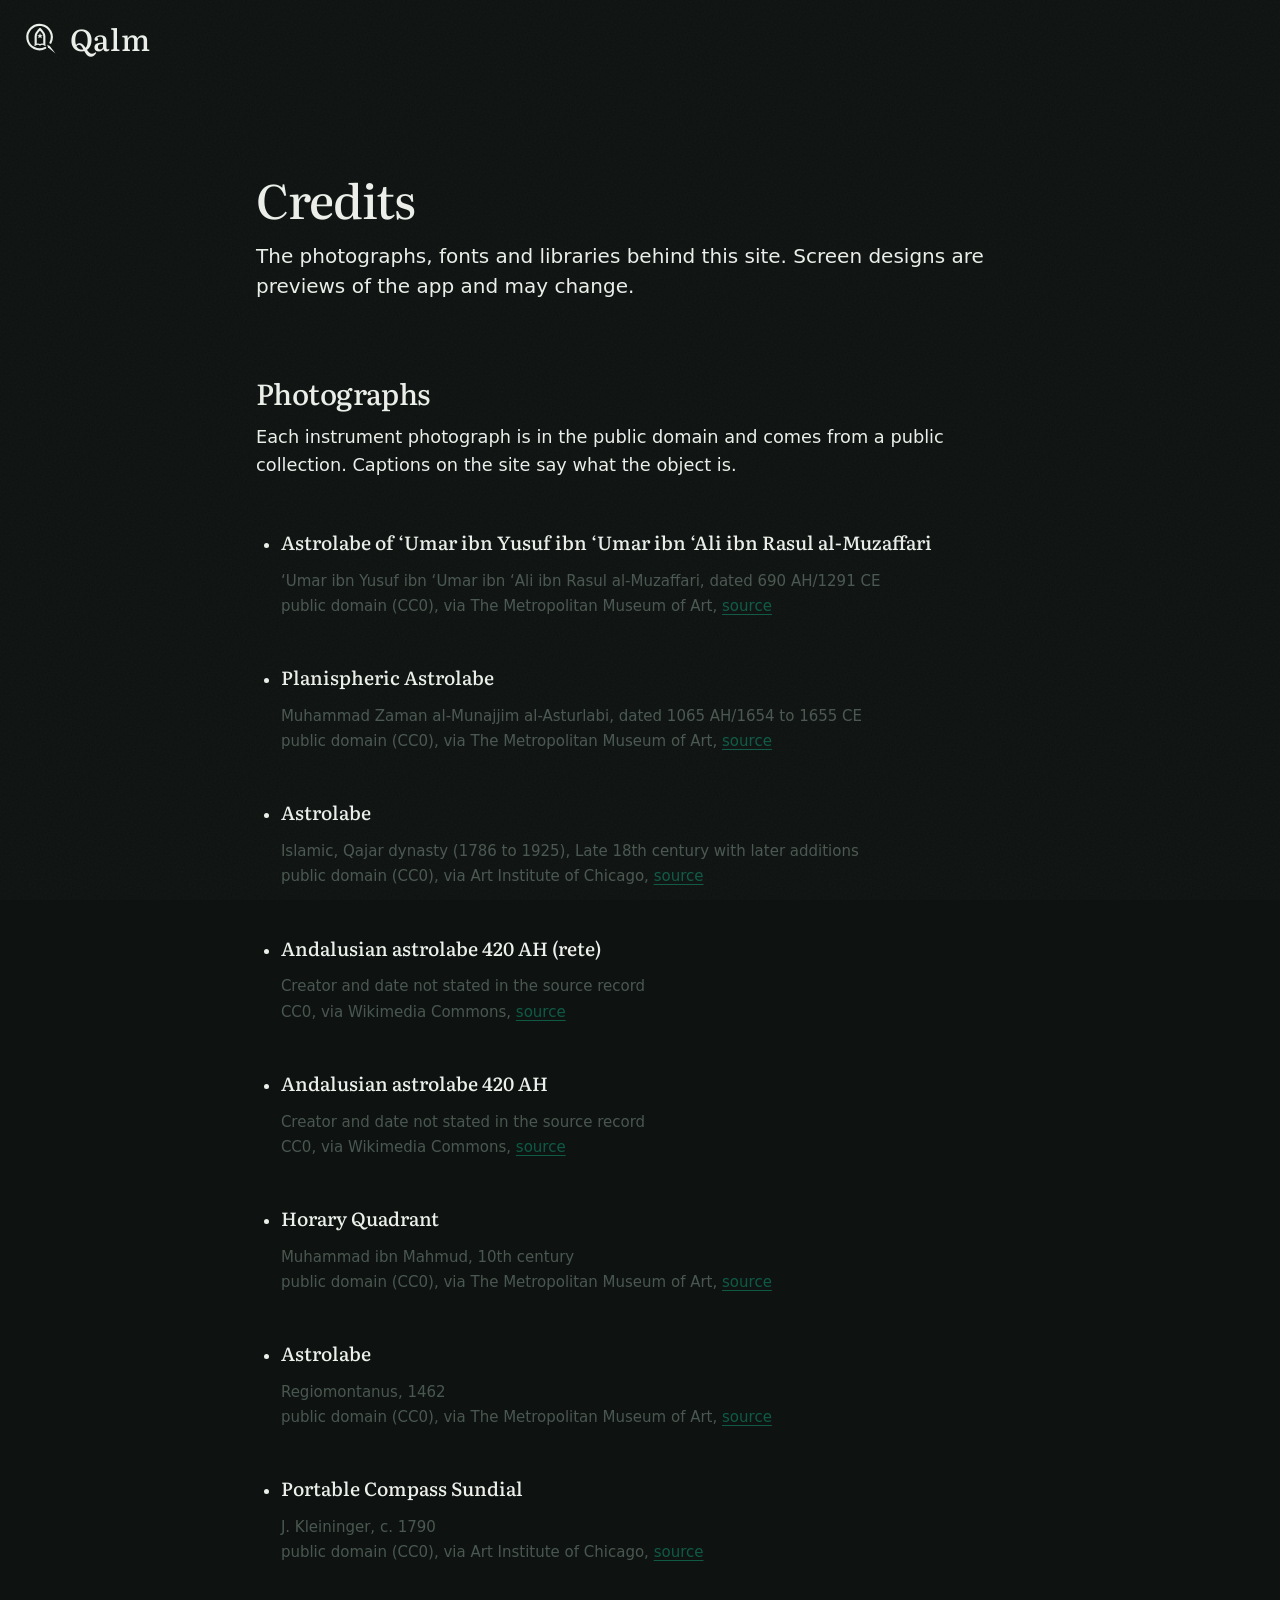
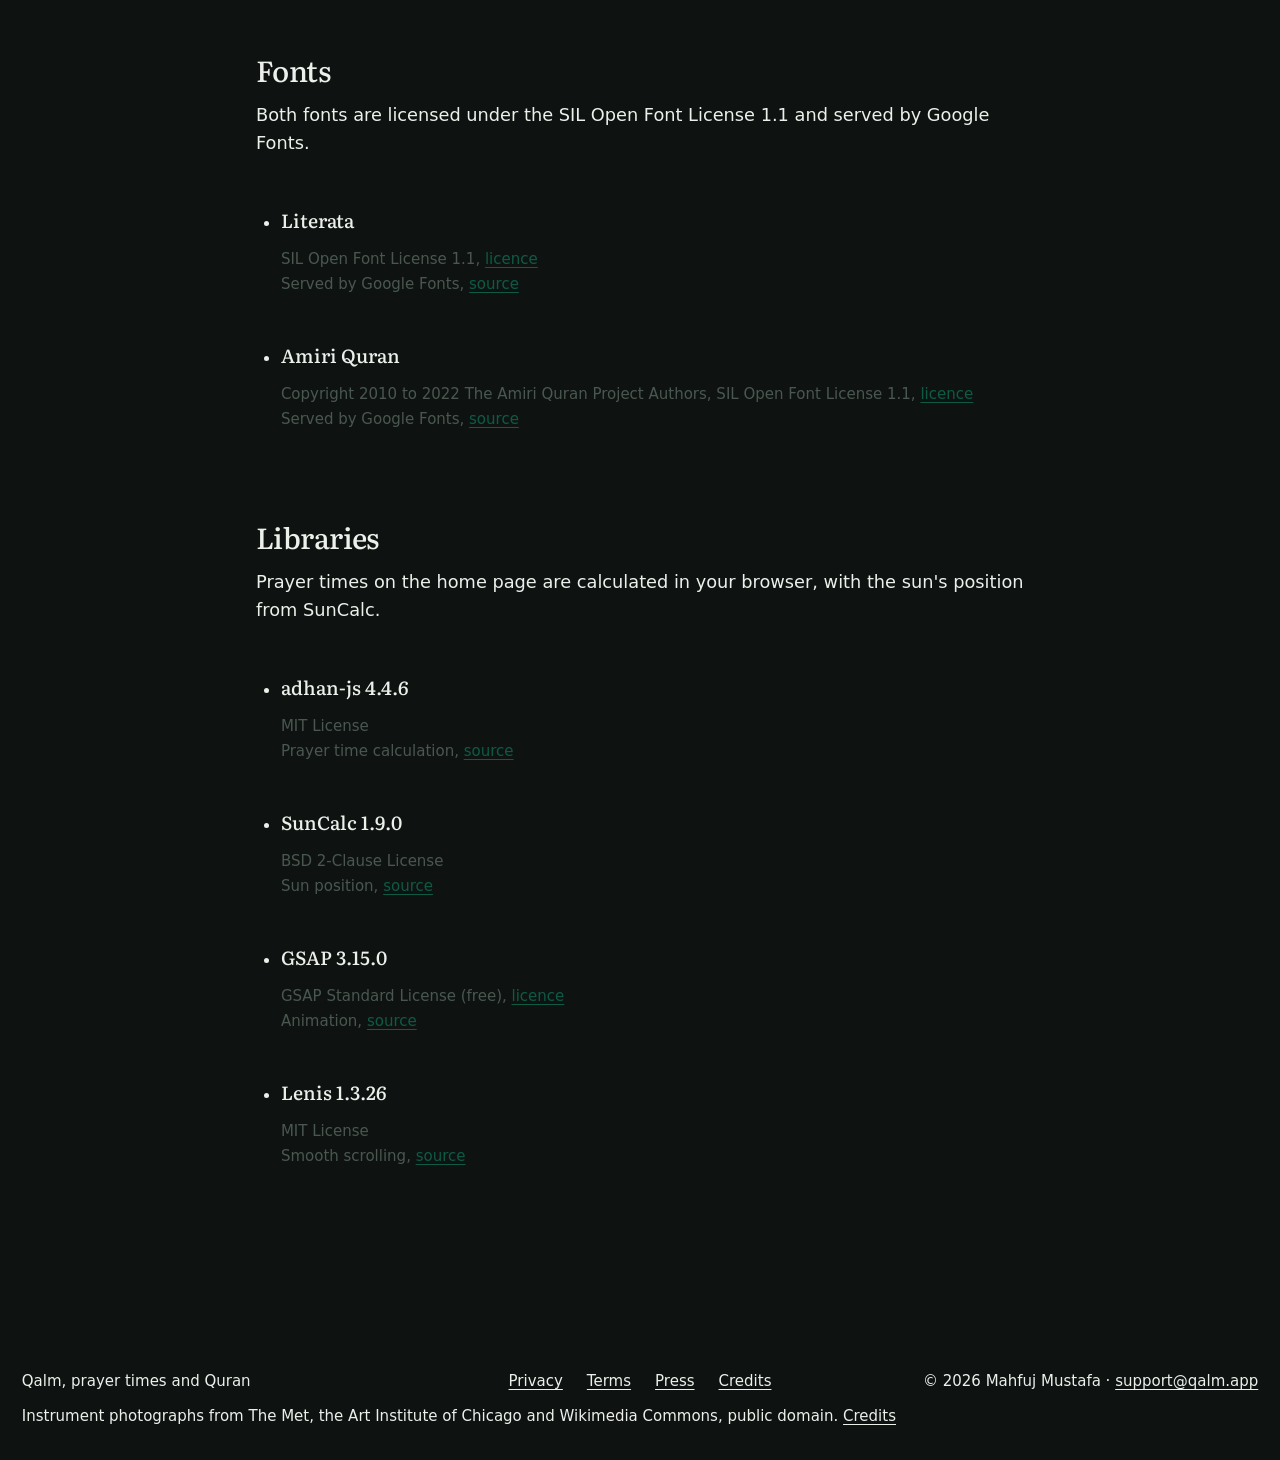
<file: site/credits.html>
<!doctype html>
<html lang="en">
<head>
  <meta charset="utf-8">
  <meta name="viewport" content="width=device-width, initial-scale=1">
  <title>Credits, Qalm</title>
  <meta name="description" content="Credits for the Qalm website: instrument photographs from public collections, fonts and open source libraries, with their licences.">
  <meta name="theme-color" content="#FAF8F3">
  <link rel="icon" href="assets/img/brand/qalm-mark.svg" type="image/svg+xml">
  <link rel="apple-touch-icon" href="assets/img/brand/qalm-icon.png">
  <link rel="preconnect" href="https://fonts.googleapis.com">
  <link rel="preconnect" href="https://fonts.gstatic.com" crossorigin>
  <link rel="stylesheet" href="https://fonts.googleapis.com/css2?family=Amiri+Quran&amp;family=Literata:opsz,wght@7..72,400;7..72,500&amp;display=swap">
  <link rel="stylesheet" href="assets/css/site.css">
  <link rel="stylesheet" href="assets/css/page.css">
</head>
<body>
  <svg width="0" height="0" class="sprite" aria-hidden="true">
    <symbol id="mark" viewBox="0 0 100 100">
      <g fill="none" stroke="currentColor" stroke-width="6" stroke-linejoin="round" stroke-linecap="round">
        <path d="M64.7 77.5 A34 34 0 1 1 79 63"/>
        <path d="M38 66 V45 C38 37 44 31 50 25 C56 31 62 37 62 45 V66"/>
        <path d="M36 70 C42 66 46 66 50 69 C54 66 58 66 64 70" stroke-width="4"/>
      </g>
      <path d="M50 37 L52.4 42.2 L57.8 42.2 L53.4 45.6 L55 51 L50 47.8 L45 51 L46.6 45.6 L42.2 42.2 L47.6 42.2 Z" fill="currentColor"/>
      <path d="M70 69 L77 72 L93 93 L72 76 Z" fill="currentColor"/>
    </symbol>
  </svg>

  <div class="page">
    <header class="page-header">
      <a class="wordmark" href="index.html" aria-label="Qalm, home">
        <svg class="wordmark__mark" aria-hidden="true"><use href="#mark"/></svg>
        <span class="wordmark__name">Qalm</span>
      </a>
    </header>

    <main class="doc">
      <h1>Credits</h1>
      <p class="doc__lede">The photographs, fonts and libraries behind this site. Screen designs are previews of the app and may change.</p>

      <h2>Photographs</h2>
      <p>Each instrument photograph is in the public domain and comes from a public collection. Captions on the site say what the object is.</p>
      <ul class="ledger">
        <li>
          <p class="ledger__name">Astrolabe of ‘Umar ibn Yusuf ibn ‘Umar ibn ‘Ali ibn Rasul al-Muzaffari</p>
          <p class="ledger__line">‘Umar ibn Yusuf ibn ‘Umar ibn ‘Ali ibn Rasul al-Muzaffari, dated 690 AH/1291 CE</p>
          <p class="ledger__line">public domain (CC0), via The Metropolitan Museum of Art, <a href="https://www.metmuseum.org/art/collection/search/444408">source</a></p>
        </li>
        <li>
          <p class="ledger__name">Planispheric Astrolabe</p>
          <p class="ledger__line">Muhammad Zaman al-Munajjim al-Asturlabi, dated 1065 AH/1654 to 1655 CE</p>
          <p class="ledger__line">public domain (CC0), via The Metropolitan Museum of Art, <a href="https://www.metmuseum.org/art/collection/search/451699">source</a></p>
        </li>
        <li>
          <p class="ledger__name">Astrolabe</p>
          <p class="ledger__line">Islamic, Qajar dynasty (1786 to 1925), Late 18th century with later additions</p>
          <p class="ledger__line">public domain (CC0), via Art Institute of Chicago, <a href="https://www.artic.edu/artworks/90589">source</a></p>
        </li>
        <li>
          <p class="ledger__name">Andalusian astrolabe 420 AH (rete)</p>
          <p class="ledger__line">Creator and date not stated in the source record</p>
          <p class="ledger__line">CC0, via Wikimedia Commons, <a href="https://commons.wikimedia.org/wiki/File:Andalusian_astrolabe_420_AH_(rete).jpg">source</a></p>
        </li>
        <li>
          <p class="ledger__name">Andalusian astrolabe 420 AH</p>
          <p class="ledger__line">Creator and date not stated in the source record</p>
          <p class="ledger__line">CC0, via Wikimedia Commons, <a href="https://commons.wikimedia.org/wiki/File:Andalusian_astrolabe_420_AH.jpg">source</a></p>
        </li>
        <li>
          <p class="ledger__name">Horary Quadrant</p>
          <p class="ledger__line">Muhammad ibn Mahmud, 10th century</p>
          <p class="ledger__line">public domain (CC0), via The Metropolitan Museum of Art, <a href="https://www.metmuseum.org/art/collection/search/449085">source</a></p>
        </li>
        <li>
          <p class="ledger__name">Astrolabe</p>
          <p class="ledger__line">Regiomontanus, 1462</p>
          <p class="ledger__line">public domain (CC0), via The Metropolitan Museum of Art, <a href="https://www.metmuseum.org/art/collection/search/923639">source</a></p>
        </li>
        <li>
          <p class="ledger__name">Portable Compass Sundial</p>
          <p class="ledger__line">J. Kleininger, c. 1790</p>
          <p class="ledger__line">public domain (CC0), via Art Institute of Chicago, <a href="https://www.artic.edu/artworks/8343">source</a></p>
        </li>
      </ul>

      <h2>Fonts</h2>
      <p>Both fonts are licensed under the SIL Open Font License 1.1 and served by Google Fonts.</p>
      <ul class="ledger">
        <li>
          <p class="ledger__name">Literata</p>
          <p class="ledger__line">SIL Open Font License 1.1, <a href="https://openfontlicense.org">licence</a></p>
          <p class="ledger__line">Served by Google Fonts, <a href="https://fonts.google.com/specimen/Literata">source</a></p>
        </li>
        <li>
          <p class="ledger__name">Amiri Quran</p>
          <p class="ledger__line">Copyright 2010 to 2022 The Amiri Quran Project Authors, SIL Open Font License 1.1, <a href="https://openfontlicense.org">licence</a></p>
          <p class="ledger__line">Served by Google Fonts, <a href="https://fonts.google.com/specimen/Amiri+Quran">source</a></p>
        </li>
      </ul>

      <h2>Libraries</h2>
      <p>Prayer times on the home page are calculated in your browser, with the sun's position from SunCalc.</p>
      <ul class="ledger">
        <li>
          <p class="ledger__name">adhan-js 4.4.6</p>
          <p class="ledger__line">MIT License</p>
          <p class="ledger__line">Prayer time calculation, <a href="https://github.com/batoulapps/adhan-js">source</a></p>
        </li>
        <li>
          <p class="ledger__name">SunCalc 1.9.0</p>
          <p class="ledger__line">BSD 2-Clause License</p>
          <p class="ledger__line">Sun position, <a href="https://github.com/mourner/suncalc">source</a></p>
        </li>
        <li>
          <p class="ledger__name">GSAP 3.15.0</p>
          <p class="ledger__line">GSAP Standard License (free), <a href="https://gsap.com/standard-license/">licence</a></p>
          <p class="ledger__line">Animation, <a href="https://gsap.com">source</a></p>
        </li>
        <li>
          <p class="ledger__name">Lenis 1.3.26</p>
          <p class="ledger__line">MIT License</p>
          <p class="ledger__line">Smooth scrolling, <a href="https://github.com/darkroomengineering/lenis">source</a></p>
        </li>
      </ul>
    </main>

    <footer class="foot">
      <p class="foot__what">Qalm, prayer times and Quran</p>
      <nav class="foot__links" aria-label="Site">
        <a href="privacy.html">Privacy</a>
        <a href="terms.html">Terms</a>
        <a href="press.html">Press</a>
        <a href="credits.html">Credits</a>
      </nav>
      <p class="foot__who">&copy; 2026 Mahfuj Mustafa · <a href="mailto:support@qalm.app">support@qalm.app</a></p>
      <p class="foot__credit">Instrument photographs from The Met, the Art Institute of Chicago and Wikimedia Commons, public domain. <a href="credits.html">Credits</a></p>
    </footer>
  </div>
</body>
</html>
</file>
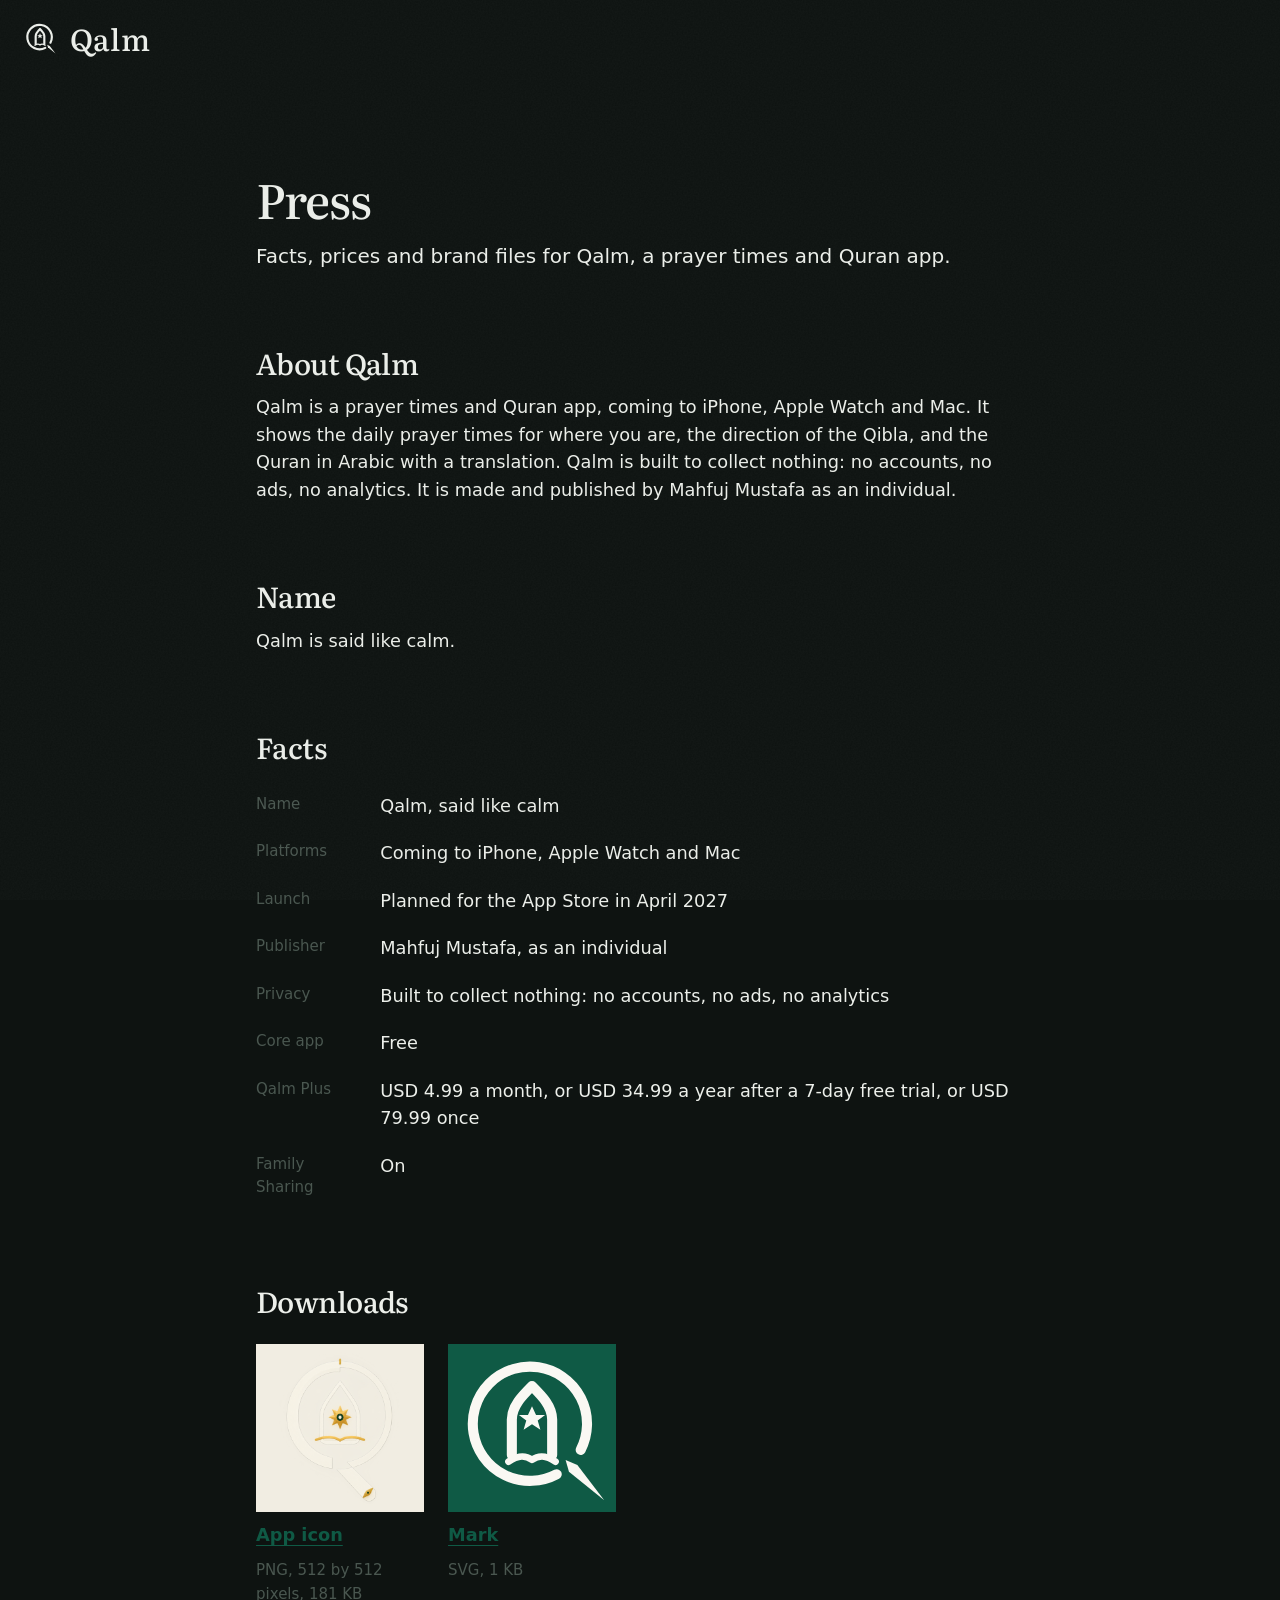
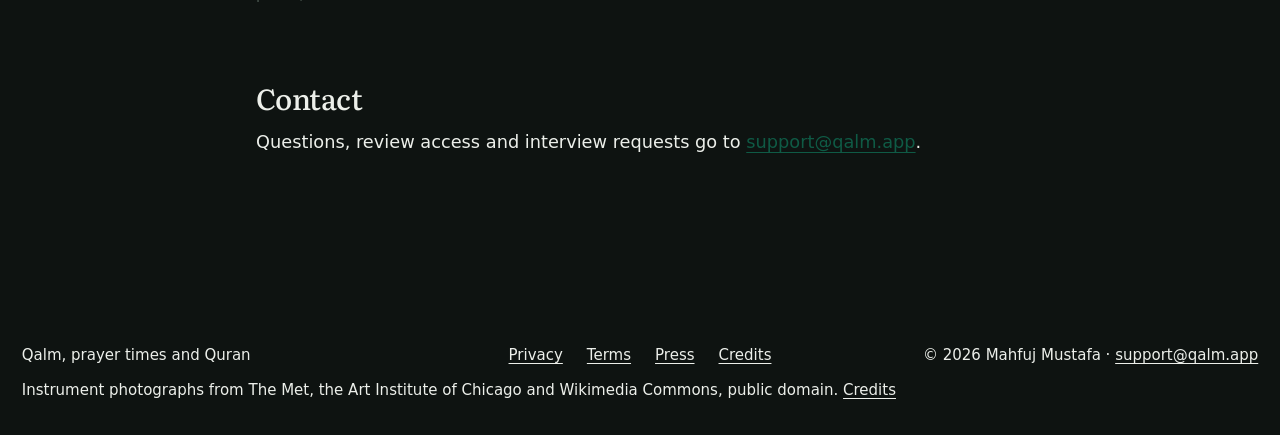
<file: site/press.html>
<!doctype html>
<html lang="en">
<head>
  <meta charset="utf-8">
  <meta name="viewport" content="width=device-width, initial-scale=1">
  <title>Press, Qalm</title>
  <meta name="description" content="Press facts for Qalm, said like calm, a prayer times and Quran app coming to iPhone, Apple Watch and Mac. Description, prices, icon and mark downloads, contact.">
  <meta name="theme-color" content="#FAF8F3">
  <link rel="icon" href="assets/img/brand/qalm-mark.svg" type="image/svg+xml">
  <link rel="apple-touch-icon" href="assets/img/brand/qalm-icon.png">
  <link rel="preconnect" href="https://fonts.googleapis.com">
  <link rel="preconnect" href="https://fonts.gstatic.com" crossorigin>
  <link rel="stylesheet" href="https://fonts.googleapis.com/css2?family=Amiri+Quran&amp;family=Literata:opsz,wght@7..72,400;7..72,500&amp;display=swap">
  <link rel="stylesheet" href="assets/css/site.css">
  <link rel="stylesheet" href="assets/css/page.css">
</head>
<body>
  <svg width="0" height="0" class="sprite" aria-hidden="true">
    <symbol id="mark" viewBox="0 0 100 100">
      <g fill="none" stroke="currentColor" stroke-width="6" stroke-linejoin="round" stroke-linecap="round">
        <path d="M64.7 77.5 A34 34 0 1 1 79 63"/>
        <path d="M38 66 V45 C38 37 44 31 50 25 C56 31 62 37 62 45 V66"/>
        <path d="M36 70 C42 66 46 66 50 69 C54 66 58 66 64 70" stroke-width="4"/>
      </g>
      <path d="M50 37 L52.4 42.2 L57.8 42.2 L53.4 45.6 L55 51 L50 47.8 L45 51 L46.6 45.6 L42.2 42.2 L47.6 42.2 Z" fill="currentColor"/>
      <path d="M70 69 L77 72 L93 93 L72 76 Z" fill="currentColor"/>
    </symbol>
  </svg>

  <div class="page">
    <header class="page-header">
      <a class="wordmark" href="index.html" aria-label="Qalm, home">
        <svg class="wordmark__mark" aria-hidden="true"><use href="#mark"/></svg>
        <span class="wordmark__name">Qalm</span>
      </a>
    </header>

    <main class="doc">
      <h1>Press</h1>
      <p class="doc__lede">Facts, prices and brand files for Qalm, a prayer times and Quran app.</p>

      <h2>About Qalm</h2>
      <p>Qalm is a prayer times and Quran app, coming to iPhone, Apple Watch and Mac. It shows the daily prayer times for where you are, the direction of the Qibla, and the Quran in Arabic with a translation. Qalm is built to collect nothing: no accounts, no ads, no analytics. It is made and published by Mahfuj Mustafa as an individual.</p>

      <h2>Name</h2>
      <p>Qalm is said like calm.</p>

      <h2>Facts</h2>
      <dl class="facts">
        <dt>Name</dt>
        <dd>Qalm, said like calm</dd>
        <dt>Platforms</dt>
        <dd>Coming to iPhone, Apple Watch and Mac</dd>
        <dt>Launch</dt>
        <dd>Planned for the App Store in April 2027</dd>
        <dt>Publisher</dt>
        <dd>Mahfuj Mustafa, as an individual</dd>
        <dt>Privacy</dt>
        <dd>Built to collect nothing: no accounts, no ads, no analytics</dd>
        <dt>Core app</dt>
        <dd>Free</dd>
        <dt>Qalm Plus</dt>
        <dd>USD 4.99 a month, or USD 34.99 a year after a 7-day free trial, or USD 79.99 once</dd>
        <dt>Family Sharing</dt>
        <dd>On</dd>
      </dl>

      <h2>Downloads</h2>
      <div class="downloads">
        <div class="download">
          <img src="assets/img/brand/qalm-icon.png" alt="The Qalm app icon: a gold ring around a mihrab arch with an eight-point star." width="168" height="168">
          <a href="assets/img/brand/qalm-icon.png" download>App icon</a>
          <span>PNG, 512 by 512 pixels, 181 KB</span>
        </div>
        <div class="download">
          <img src="assets/img/brand/qalm-mark.svg" alt="The Qalm mark: a ring, a mihrab arch and an eight-point star." width="168" height="168">
          <a href="assets/img/brand/qalm-mark.svg" download>Mark</a>
          <span>SVG, 1 KB</span>
        </div>
      </div>

      <h2>Contact</h2>
      <p>Questions, review access and interview requests go to <a href="mailto:support@qalm.app">support@qalm.app</a>.</p>
    </main>

    <footer class="foot">
      <p class="foot__what">Qalm, prayer times and Quran</p>
      <nav class="foot__links" aria-label="Site">
        <a href="privacy.html">Privacy</a>
        <a href="terms.html">Terms</a>
        <a href="press.html">Press</a>
        <a href="credits.html">Credits</a>
      </nav>
      <p class="foot__who">&copy; 2026 Mahfuj Mustafa · <a href="mailto:support@qalm.app">support@qalm.app</a></p>
      <p class="foot__credit">Instrument photographs from The Met, the Art Institute of Chicago and Wikimedia Commons, public domain. <a href="credits.html">Credits</a></p>
    </footer>
  </div>
</body>
</html>
</file>
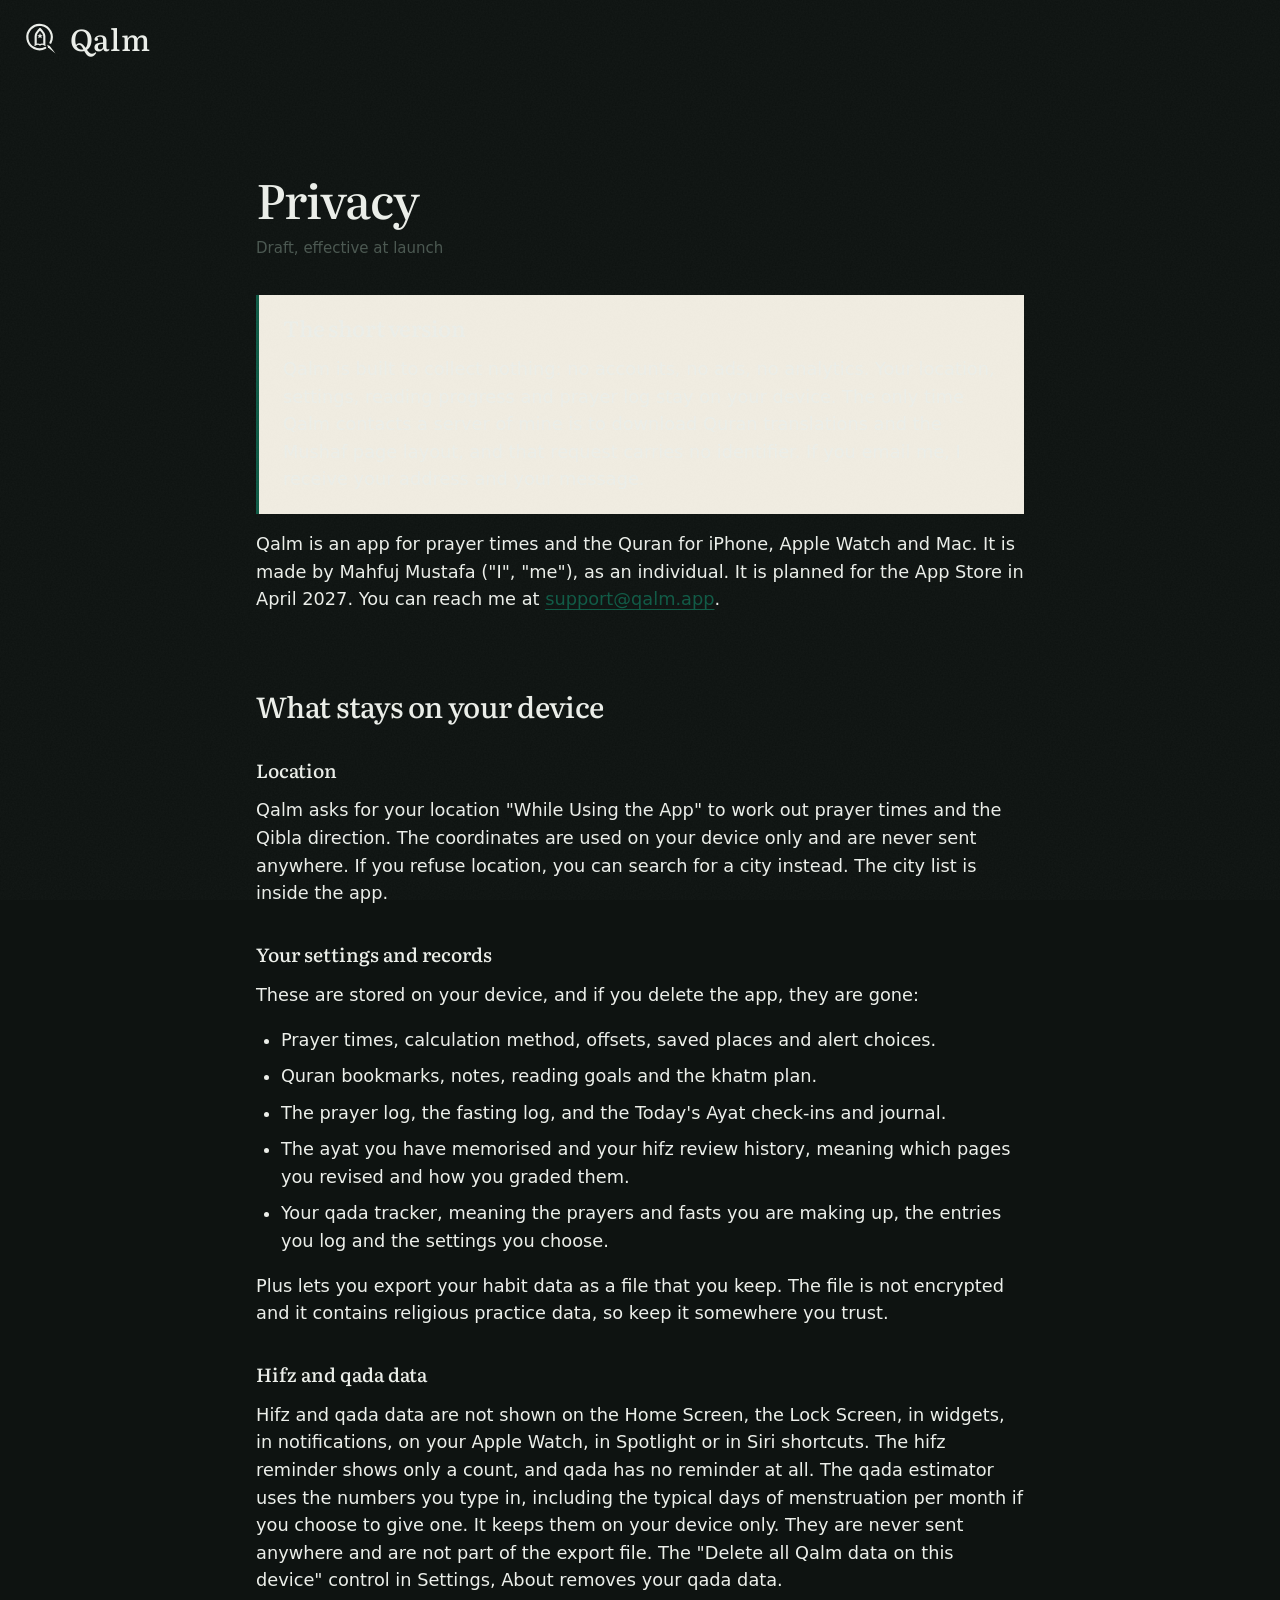
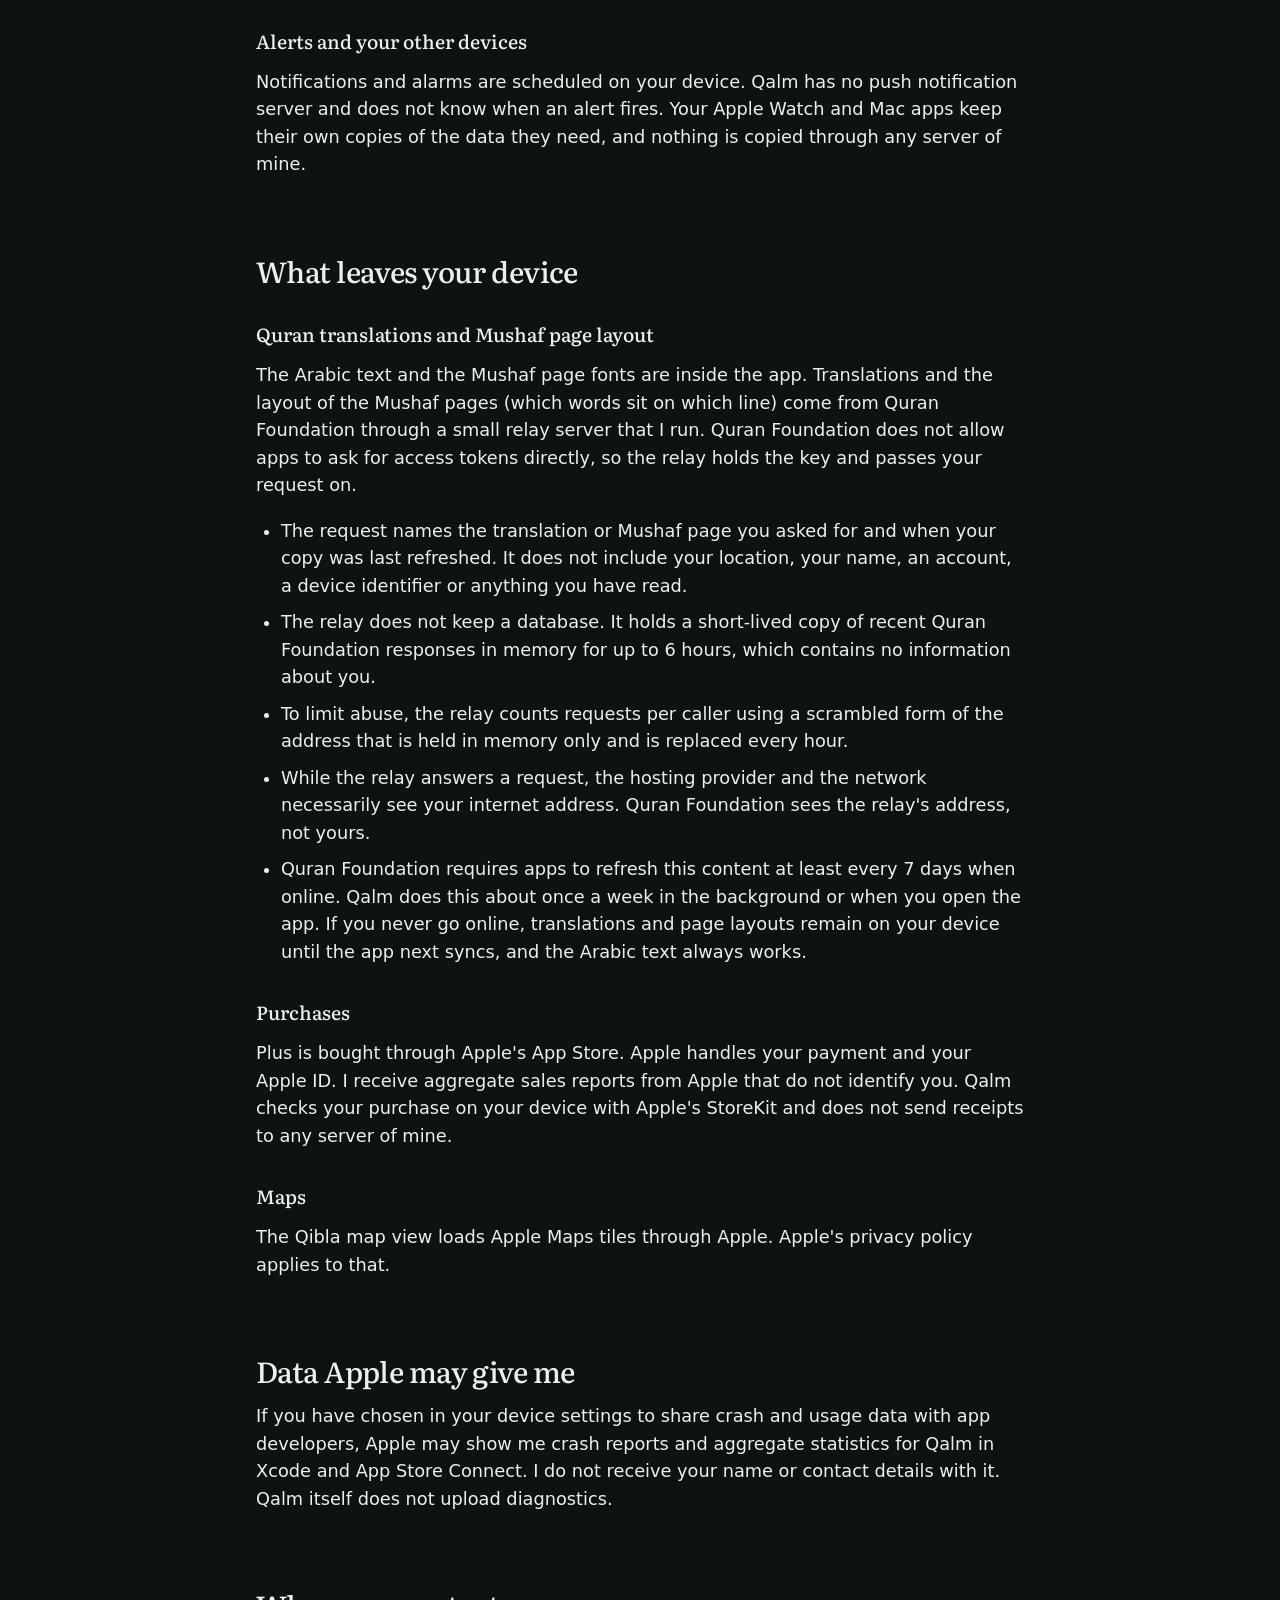
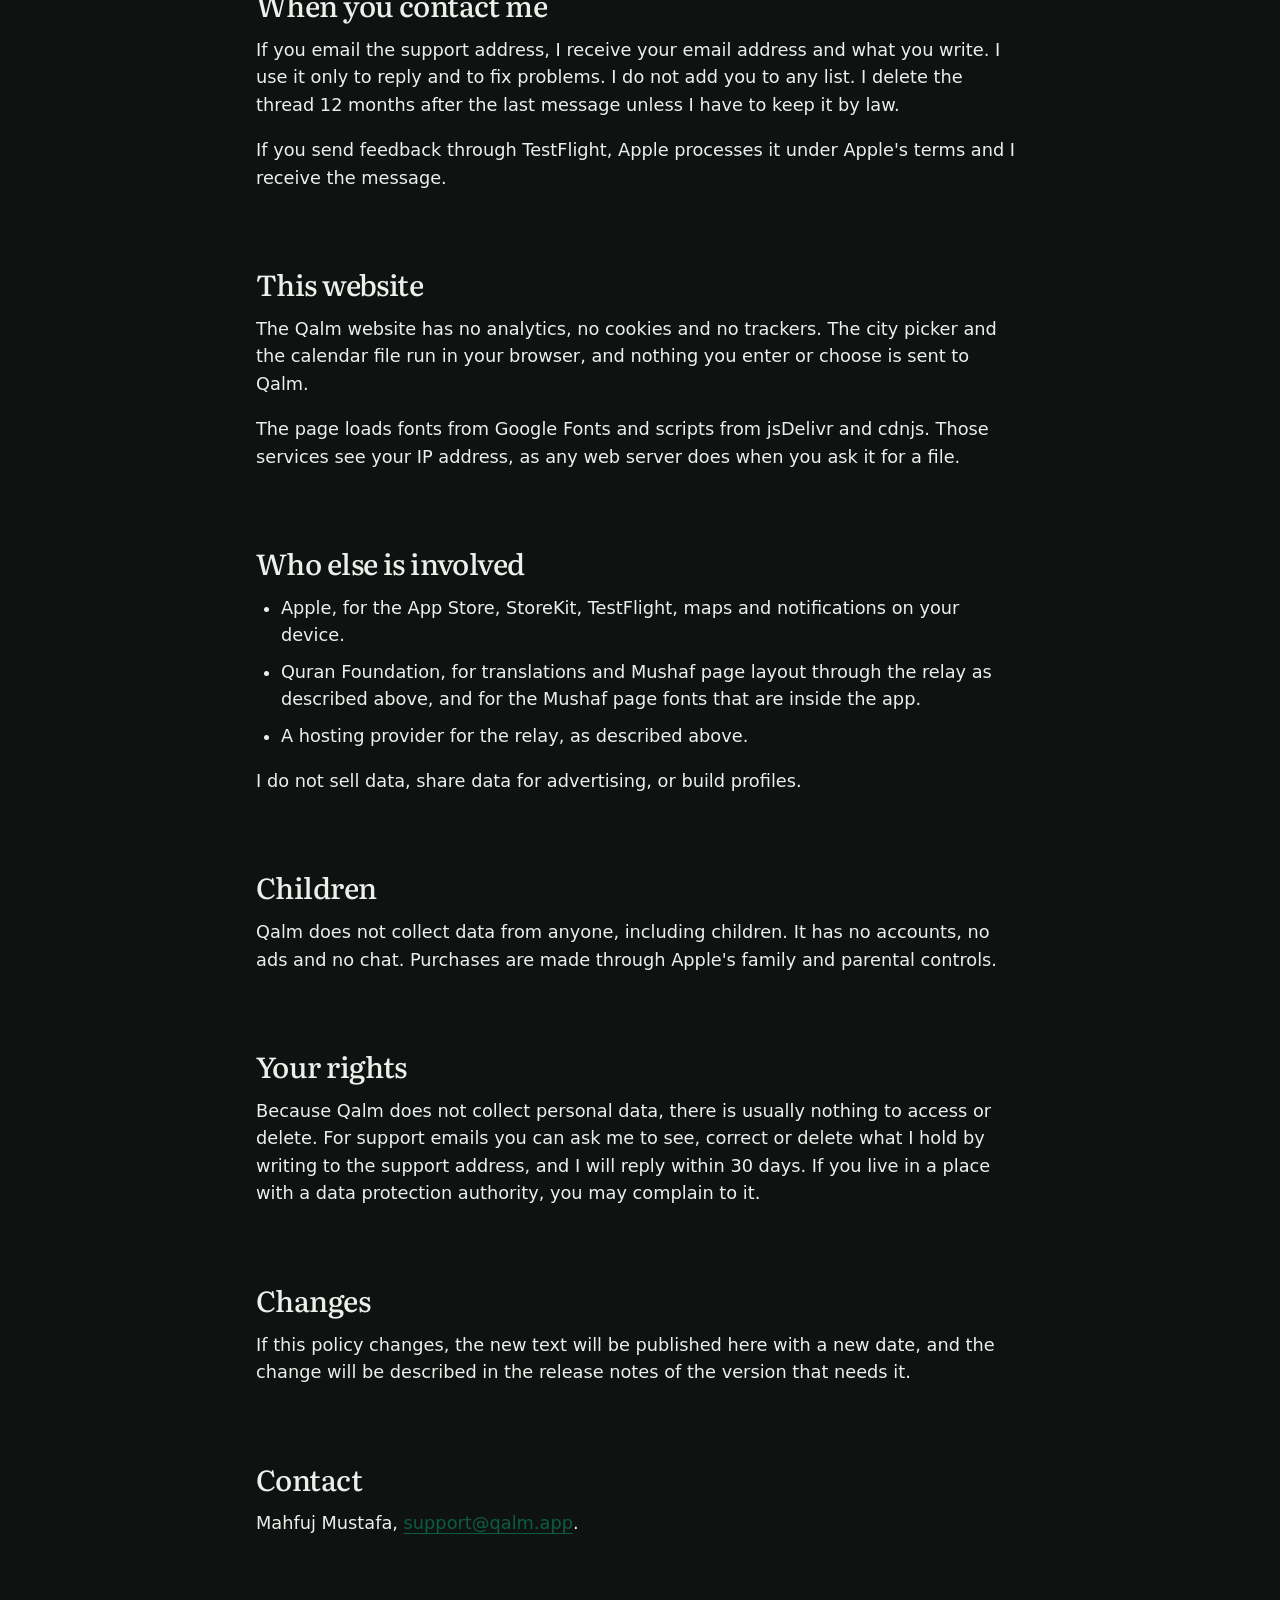
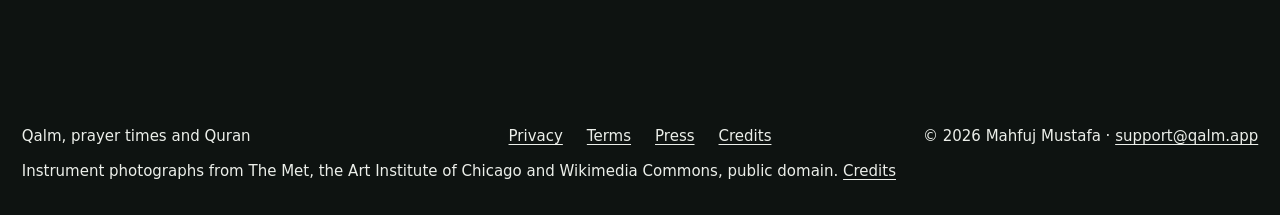
<file: site/privacy.html>
<!doctype html>
<html lang="en">
<head>
  <meta charset="utf-8">
  <meta name="viewport" content="width=device-width, initial-scale=1">
  <title>Privacy, Qalm</title>
  <meta name="description" content="How Qalm handles your data. Qalm is built to collect nothing: no accounts, no ads, no analytics.">
  <meta name="theme-color" content="#FAF8F3">
  <link rel="icon" href="assets/img/brand/qalm-mark.svg" type="image/svg+xml">
  <link rel="apple-touch-icon" href="assets/img/brand/qalm-icon.png">
  <link rel="preconnect" href="https://fonts.googleapis.com">
  <link rel="preconnect" href="https://fonts.gstatic.com" crossorigin>
  <link rel="stylesheet" href="https://fonts.googleapis.com/css2?family=Amiri+Quran&amp;family=Literata:opsz,wght@7..72,400;7..72,500&amp;display=swap">
  <link rel="stylesheet" href="assets/css/site.css">
  <link rel="stylesheet" href="assets/css/page.css">
</head>
<body>
  <svg width="0" height="0" class="sprite" aria-hidden="true">
    <symbol id="mark" viewBox="0 0 100 100">
      <g fill="none" stroke="currentColor" stroke-width="6" stroke-linejoin="round" stroke-linecap="round">
        <path d="M64.7 77.5 A34 34 0 1 1 79 63"/>
        <path d="M38 66 V45 C38 37 44 31 50 25 C56 31 62 37 62 45 V66"/>
        <path d="M36 70 C42 66 46 66 50 69 C54 66 58 66 64 70" stroke-width="4"/>
      </g>
      <path d="M50 37 L52.4 42.2 L57.8 42.2 L53.4 45.6 L55 51 L50 47.8 L45 51 L46.6 45.6 L42.2 42.2 L47.6 42.2 Z" fill="currentColor"/>
      <path d="M70 69 L77 72 L93 93 L72 76 Z" fill="currentColor"/>
    </symbol>
  </svg>

  <div class="page">
    <header class="page-header"><a class="wordmark" href="index.html" aria-label="Qalm, home"><svg class="wordmark__mark" aria-hidden="true"><use href="#mark"/></svg><span class="wordmark__name">Qalm</span></a></header>

    <main class="doc">
      <h1>Privacy</h1>
      <p class="doc__meta">Draft, effective at launch</p>

      <div class="doc__summary">
        <h2>The short version</h2>
        <p>Qalm is built to collect nothing: no accounts, no ads, no analytics. Your location, settings, reading progress and prayer log stay on your device. The only time Qalm contacts a server of mine is to download Quran translations and the Mushaf page layout, and that request carries no identifier. If you email me, I receive your address and your message.</p>
      </div>

      <p>Qalm is an app for prayer times and the Quran for iPhone, Apple Watch and Mac. It is made by Mahfuj Mustafa ("I", "me"), as an individual. It is planned for the App Store in April 2027. You can reach me at <a href="mailto:support@qalm.app">support@qalm.app</a>.</p>

      <h2>What stays on your device</h2>
      <h3>Location</h3>
      <p>Qalm asks for your location "While Using the App" to work out prayer times and the Qibla direction. The coordinates are used on your device only and are never sent anywhere. If you refuse location, you can search for a city instead. The city list is inside the app.</p>

      <h3>Your settings and records</h3>
      <p>These are stored on your device, and if you delete the app, they are gone:</p>
      <ul>
        <li>Prayer times, calculation method, offsets, saved places and alert choices.</li>
        <li>Quran bookmarks, notes, reading goals and the khatm plan.</li>
        <li>The prayer log, the fasting log, and the Today's Ayat check-ins and journal.</li>
        <li>The ayat you have memorised and your hifz review history, meaning which pages you revised and how you graded them.</li>
        <li>Your qada tracker, meaning the prayers and fasts you are making up, the entries you log and the settings you choose.</li>
      </ul>
      <p>Plus lets you export your habit data as a file that you keep. The file is not encrypted and it contains religious practice data, so keep it somewhere you trust.</p>

      <h3>Hifz and qada data</h3>
      <p>Hifz and qada data are not shown on the Home Screen, the Lock Screen, in widgets, in notifications, on your Apple Watch, in Spotlight or in Siri shortcuts. The hifz reminder shows only a count, and qada has no reminder at all. The qada estimator uses the numbers you type in, including the typical days of menstruation per month if you choose to give one. It keeps them on your device only. They are never sent anywhere and are not part of the export file. The "Delete all Qalm data on this device" control in Settings, About removes your qada data.</p>

      <h3>Alerts and your other devices</h3>
      <p>Notifications and alarms are scheduled on your device. Qalm has no push notification server and does not know when an alert fires. Your Apple Watch and Mac apps keep their own copies of the data they need, and nothing is copied through any server of mine.</p>

      <h2>What leaves your device</h2>
      <h3>Quran translations and Mushaf page layout</h3>
      <p>The Arabic text and the Mushaf page fonts are inside the app. Translations and the layout of the Mushaf pages (which words sit on which line) come from Quran Foundation through a small relay server that I run. Quran Foundation does not allow apps to ask for access tokens directly, so the relay holds the key and passes your request on.</p>
      <ul>
        <li>The request names the translation or Mushaf page you asked for and when your copy was last refreshed. It does not include your location, your name, an account, a device identifier or anything you have read.</li>
        <li>The relay does not keep a database. It holds a short-lived copy of recent Quran Foundation responses in memory for up to 6 hours, which contains no information about you.</li>
        <li>To limit abuse, the relay counts requests per caller using a scrambled form of the address that is held in memory only and is replaced every hour.</li>
        <li>While the relay answers a request, the hosting provider and the network necessarily see your internet address. Quran Foundation sees the relay's address, not yours.</li>
        <li>Quran Foundation requires apps to refresh this content at least every 7 days when online. Qalm does this about once a week in the background or when you open the app. If you never go online, translations and page layouts remain on your device until the app next syncs, and the Arabic text always works.</li>
      </ul>

      <h3>Purchases</h3>
      <p>Plus is bought through Apple's App Store. Apple handles your payment and your Apple ID. I receive aggregate sales reports from Apple that do not identify you. Qalm checks your purchase on your device with Apple's StoreKit and does not send receipts to any server of mine.</p>

      <h3>Maps</h3>
      <p>The Qibla map view loads Apple Maps tiles through Apple. Apple's privacy policy applies to that.</p>

      <h2>Data Apple may give me</h2>
      <p>If you have chosen in your device settings to share crash and usage data with app developers, Apple may show me crash reports and aggregate statistics for Qalm in Xcode and App Store Connect. I do not receive your name or contact details with it. Qalm itself does not upload diagnostics.</p>

      <h2>When you contact me</h2>
      <p>If you email the support address, I receive your email address and what you write. I use it only to reply and to fix problems. I do not add you to any list. I delete the thread 12 months after the last message unless I have to keep it by law.</p>
      <p>If you send feedback through TestFlight, Apple processes it under Apple's terms and I receive the message.</p>

      <h2>This website</h2>
      <p>The Qalm website has no analytics, no cookies and no trackers. The city picker and the calendar file run in your browser, and nothing you enter or choose is sent to Qalm.</p>
      <p>The page loads fonts from Google Fonts and scripts from jsDelivr and cdnjs. Those services see your IP address, as any web server does when you ask it for a file.</p>

      <h2>Who else is involved</h2>
      <ul>
        <li>Apple, for the App Store, StoreKit, TestFlight, maps and notifications on your device.</li>
        <li>Quran Foundation, for translations and Mushaf page layout through the relay as described above, and for the Mushaf page fonts that are inside the app.</li>
        <li>A hosting provider for the relay, as described above.</li>
      </ul>
      <p>I do not sell data, share data for advertising, or build profiles.</p>

      <h2>Children</h2>
      <p>Qalm does not collect data from anyone, including children. It has no accounts, no ads and no chat. Purchases are made through Apple's family and parental controls.</p>

      <h2>Your rights</h2>
      <p>Because Qalm does not collect personal data, there is usually nothing to access or delete. For support emails you can ask me to see, correct or delete what I hold by writing to the support address, and I will reply within 30 days. If you live in a place with a data protection authority, you may complain to it.</p>

      <h2>Changes</h2>
      <p>If this policy changes, the new text will be published here with a new date, and the change will be described in the release notes of the version that needs it.</p>

      <h2>Contact</h2>
      <p>Mahfuj Mustafa, <a href="mailto:support@qalm.app">support@qalm.app</a>.</p>
    </main>

    <footer class="foot">
      <p class="foot__what">Qalm, prayer times and Quran</p>
      <nav class="foot__links" aria-label="Site">
        <a href="privacy.html">Privacy</a>
        <a href="terms.html">Terms</a>
        <a href="press.html">Press</a>
        <a href="credits.html">Credits</a>
      </nav>
      <p class="foot__who">&copy; 2026 Mahfuj Mustafa · <a href="mailto:support@qalm.app">support@qalm.app</a></p>
      <p class="foot__credit">Instrument photographs from The Met, the Art Institute of Chicago and Wikimedia Commons, public domain. <a href="credits.html">Credits</a></p>
    </footer>
  </div>
</body>
</html>
</file>
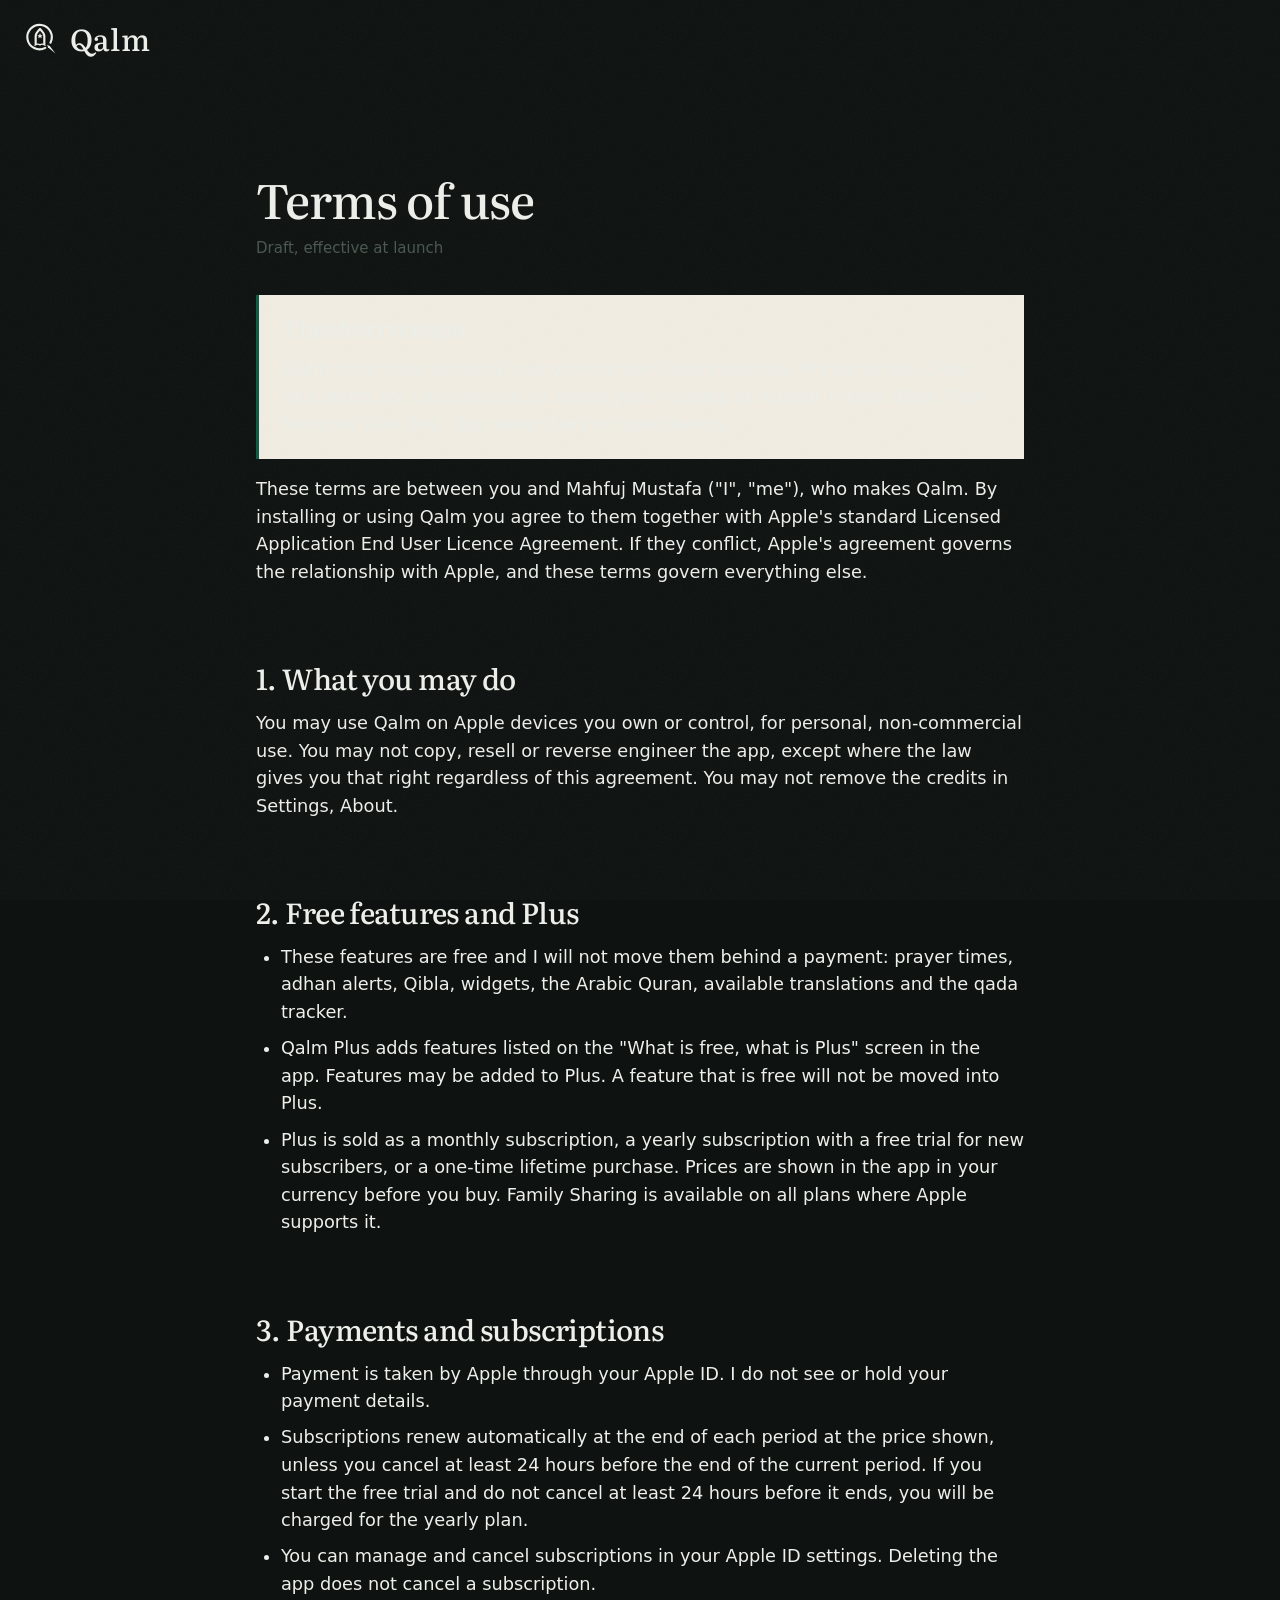
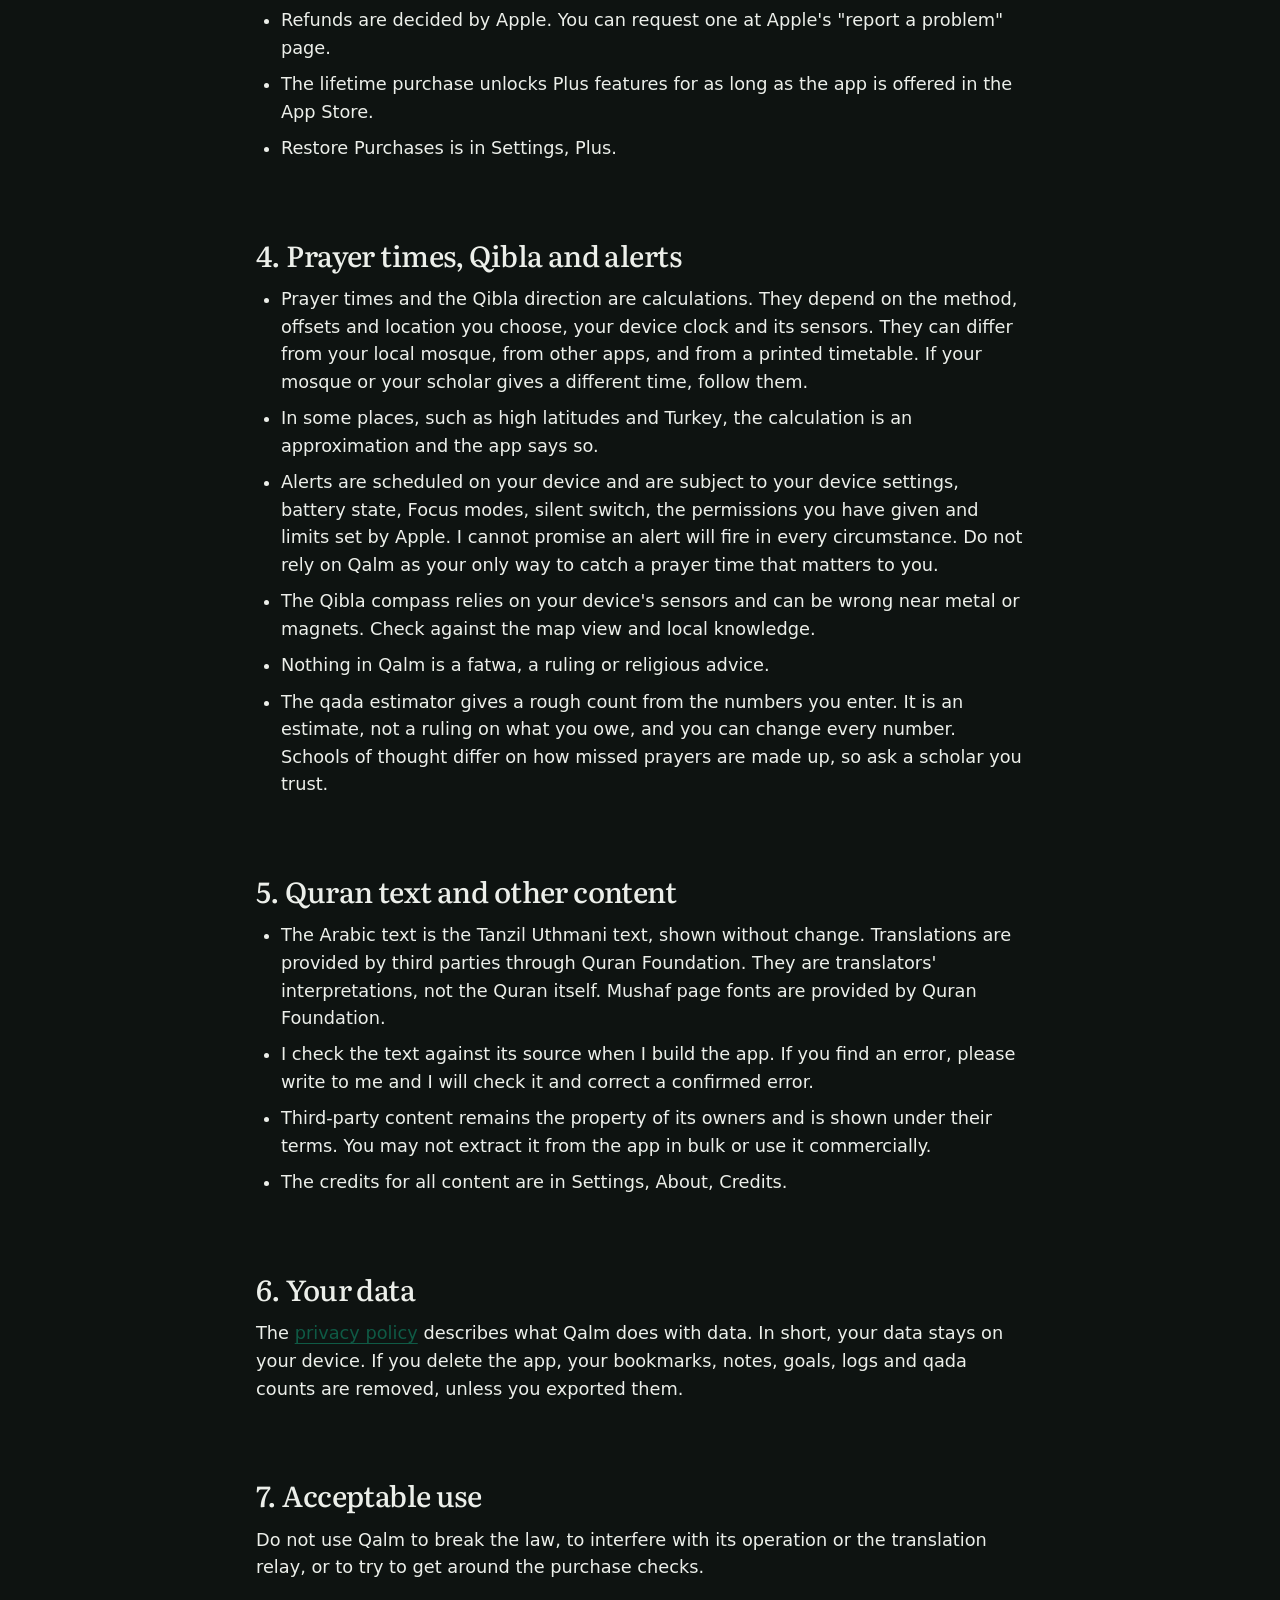
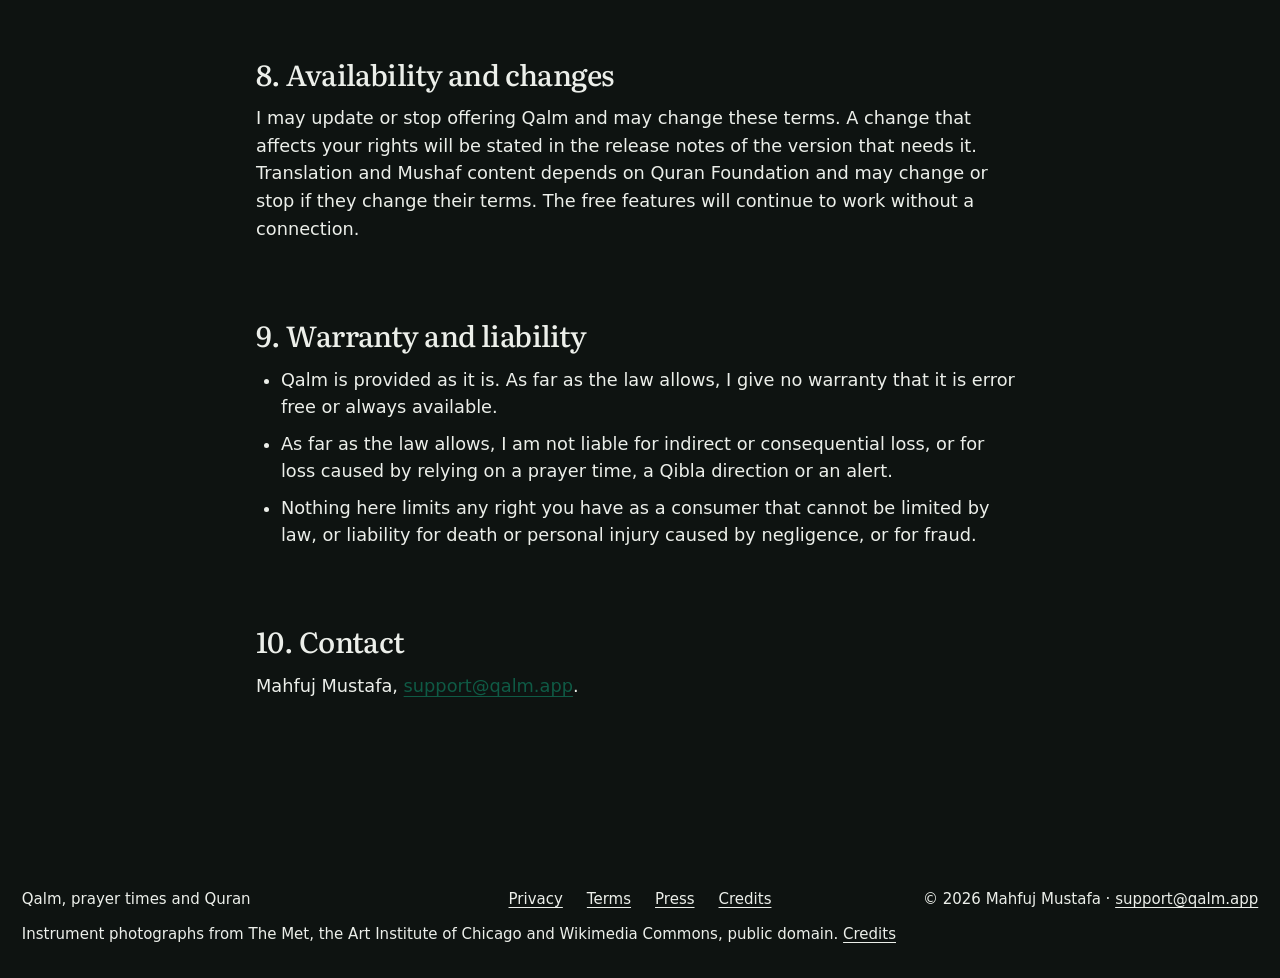
<file: site/terms.html>
<!doctype html>
<html lang="en">
<head>
  <meta charset="utf-8">
  <meta name="viewport" content="width=device-width, initial-scale=1">
  <title>Terms, Qalm</title>
  <meta name="description" content="The terms of use for Qalm, a prayer times and Quran app for iPhone, Apple Watch and Mac.">
  <meta name="theme-color" content="#FAF8F3">
  <link rel="icon" href="assets/img/brand/qalm-mark.svg" type="image/svg+xml">
  <link rel="apple-touch-icon" href="assets/img/brand/qalm-icon.png">
  <link rel="preconnect" href="https://fonts.googleapis.com">
  <link rel="preconnect" href="https://fonts.gstatic.com" crossorigin>
  <link rel="stylesheet" href="https://fonts.googleapis.com/css2?family=Amiri+Quran&amp;family=Literata:opsz,wght@7..72,400;7..72,500&amp;display=swap">
  <link rel="stylesheet" href="assets/css/site.css">
  <link rel="stylesheet" href="assets/css/page.css">
</head>
<body>
  <svg width="0" height="0" class="sprite" aria-hidden="true">
    <symbol id="mark" viewBox="0 0 100 100">
      <g fill="none" stroke="currentColor" stroke-width="6" stroke-linejoin="round" stroke-linecap="round">
        <path d="M64.7 77.5 A34 34 0 1 1 79 63"/>
        <path d="M38 66 V45 C38 37 44 31 50 25 C56 31 62 37 62 45 V66"/>
        <path d="M36 70 C42 66 46 66 50 69 C54 66 58 66 64 70" stroke-width="4"/>
      </g>
      <path d="M50 37 L52.4 42.2 L57.8 42.2 L53.4 45.6 L55 51 L50 47.8 L45 51 L46.6 45.6 L42.2 42.2 L47.6 42.2 Z" fill="currentColor"/>
      <path d="M70 69 L77 72 L93 93 L72 76 Z" fill="currentColor"/>
    </symbol>
  </svg>

  <div class="page">
    <header class="page-header"><a class="wordmark" href="index.html" aria-label="Qalm, home"><svg class="wordmark__mark" aria-hidden="true"><use href="#mark"/></svg><span class="wordmark__name">Qalm</span></a></header>

    <main class="doc">
      <h1>Terms of use</h1>
      <p class="doc__meta">Draft, effective at launch</p>

      <div class="doc__summary">
        <h2>The short version</h2>
        <p>Qalm is for your personal use on your own Apple devices. Prayer times, Qibla and alerts are calculations, so follow your mosque or scholar if they differ. Free features stay free. Your data stays on your device.</p>
      </div>

      <p>These terms are between you and Mahfuj Mustafa ("I", "me"), who makes Qalm. By installing or using Qalm you agree to them together with Apple's standard Licensed Application End User Licence Agreement. If they conflict, Apple's agreement governs the relationship with Apple, and these terms govern everything else.</p>

      <h2>1. What you may do</h2>
      <p>You may use Qalm on Apple devices you own or control, for personal, non-commercial use. You may not copy, resell or reverse engineer the app, except where the law gives you that right regardless of this agreement. You may not remove the credits in Settings, About.</p>

      <h2>2. Free features and Plus</h2>
      <ul>
        <li>These features are free and I will not move them behind a payment: prayer times, adhan alerts, Qibla, widgets, the Arabic Quran, available translations and the qada tracker.</li>
        <li>Qalm Plus adds features listed on the "What is free, what is Plus" screen in the app. Features may be added to Plus. A feature that is free will not be moved into Plus.</li>
        <li>Plus is sold as a monthly subscription, a yearly subscription with a free trial for new subscribers, or a one-time lifetime purchase. Prices are shown in the app in your currency before you buy. Family Sharing is available on all plans where Apple supports it.</li>
      </ul>

      <h2>3. Payments and subscriptions</h2>
      <ul>
        <li>Payment is taken by Apple through your Apple ID. I do not see or hold your payment details.</li>
        <li>Subscriptions renew automatically at the end of each period at the price shown, unless you cancel at least 24 hours before the end of the current period. If you start the free trial and do not cancel at least 24 hours before it ends, you will be charged for the yearly plan.</li>
        <li>You can manage and cancel subscriptions in your Apple ID settings. Deleting the app does not cancel a subscription.</li>
        <li>Refunds are decided by Apple. You can request one at Apple's "report a problem" page.</li>
        <li>The lifetime purchase unlocks Plus features for as long as the app is offered in the App Store.</li>
        <li>Restore Purchases is in Settings, Plus.</li>
      </ul>

      <h2>4. Prayer times, Qibla and alerts</h2>
      <ul>
        <li>Prayer times and the Qibla direction are calculations. They depend on the method, offsets and location you choose, your device clock and its sensors. They can differ from your local mosque, from other apps, and from a printed timetable. If your mosque or your scholar gives a different time, follow them.</li>
        <li>In some places, such as high latitudes and Turkey, the calculation is an approximation and the app says so.</li>
        <li>Alerts are scheduled on your device and are subject to your device settings, battery state, Focus modes, silent switch, the permissions you have given and limits set by Apple. I cannot promise an alert will fire in every circumstance. Do not rely on Qalm as your only way to catch a prayer time that matters to you.</li>
        <li>The Qibla compass relies on your device's sensors and can be wrong near metal or magnets. Check against the map view and local knowledge.</li>
        <li>Nothing in Qalm is a fatwa, a ruling or religious advice.</li>
        <li>The qada estimator gives a rough count from the numbers you enter. It is an estimate, not a ruling on what you owe, and you can change every number. Schools of thought differ on how missed prayers are made up, so ask a scholar you trust.</li>
      </ul>

      <h2>5. Quran text and other content</h2>
      <ul>
        <li>The Arabic text is the Tanzil Uthmani text, shown without change. Translations are provided by third parties through Quran Foundation. They are translators' interpretations, not the Quran itself. Mushaf page fonts are provided by Quran Foundation.</li>
        <li>I check the text against its source when I build the app. If you find an error, please write to me and I will check it and correct a confirmed error.</li>
        <li>Third-party content remains the property of its owners and is shown under their terms. You may not extract it from the app in bulk or use it commercially.</li>
        <li>The credits for all content are in Settings, About, Credits.</li>
      </ul>

      <h2>6. Your data</h2>
      <p>The <a href="privacy.html">privacy policy</a> describes what Qalm does with data. In short, your data stays on your device. If you delete the app, your bookmarks, notes, goals, logs and qada counts are removed, unless you exported them.</p>

      <h2>7. Acceptable use</h2>
      <p>Do not use Qalm to break the law, to interfere with its operation or the translation relay, or to try to get around the purchase checks.</p>

      <h2>8. Availability and changes</h2>
      <p>I may update or stop offering Qalm and may change these terms. A change that affects your rights will be stated in the release notes of the version that needs it. Translation and Mushaf content depends on Quran Foundation and may change or stop if they change their terms. The free features will continue to work without a connection.</p>

      <h2>9. Warranty and liability</h2>
      <ul>
        <li>Qalm is provided as it is. As far as the law allows, I give no warranty that it is error free or always available.</li>
        <li>As far as the law allows, I am not liable for indirect or consequential loss, or for loss caused by relying on a prayer time, a Qibla direction or an alert.</li>
        <li>Nothing here limits any right you have as a consumer that cannot be limited by law, or liability for death or personal injury caused by negligence, or for fraud.</li>
      </ul>

      <h2>10. Contact</h2>
      <p>Mahfuj Mustafa, <a href="mailto:support@qalm.app">support@qalm.app</a>.</p>
    </main>

    <footer class="foot">
      <p class="foot__what">Qalm, prayer times and Quran</p>
      <nav class="foot__links" aria-label="Site">
        <a href="privacy.html">Privacy</a>
        <a href="terms.html">Terms</a>
        <a href="press.html">Press</a>
        <a href="credits.html">Credits</a>
      </nav>
      <p class="foot__who">&copy; 2026 Mahfuj Mustafa · <a href="mailto:support@qalm.app">support@qalm.app</a></p>
      <p class="foot__credit">Instrument photographs from The Met, the Art Institute of Chicago and Wikimedia Commons, public domain. <a href="credits.html">Credits</a></p>
    </footer>
  </div>
</body>
</html>
</file>
<file: site/assets/css/site.css>
:root {
  --background: #FAF8F3;
  --surface: #FFFFFF;
  --surface-raised: #F1EDE2;
  --text-primary: #15201B;
  --text-secondary: #4A5750;
  --text-tertiary: #5F6C65;
  --accent: #0F5A45;
  --accent-pressed: #0A4636;
  --on-accent: #FFFFFF;
  --accent-subtle: #DCEBE4;
  --separator: #DDD7C9;
  --control-border: #7F8C84;
  --positive: #1B6E45;
  --caution: #8A5A00;
  --critical: #A3302A;
  --info: #25577A;
  --ornament: #B58B2A;
  --ornament-text: #7A5C12;
  --focus-ring: #0F5A45;
  --sepia: #F3E7CF;
  --sepia-ink: #6B3F1D;
  --night: #0E1311;
  --night-surface: #161C19;
  --night-raised: #1E2622;
  --night-text: #ECEFEA;
  --night-text-secondary: #A9B3AC;
  --night-accent: #5CC4A0;
  --night-ornament: #D9B45A;
  --night-sage: #1B3A30;

  --font-ui: -apple-system, BlinkMacSystemFont, "SF Pro Text", "SF Pro Display", system-ui, "Segoe UI", Roboto, sans-serif;
  --font-brand: "Literata", Georgia, serif;
  --font-quran: "Amiri Quran", "Amiri", serif;

  --margin: clamp(16px, 1.7vw, 24px);
  --pad: clamp(24px, 3.4vw, 56px);
  --plate-pad: calc(var(--pad) + 2.5vw);
  --section-gap: clamp(96px, 10vw, 160px);
  --stack: 28px;
  --round: clamp(22px, 3.4vw, 52px);

  --t-small: 15px;
  --t-body: clamp(17px, 0.95rem + 0.2vw, 18px);
  --t-lead: clamp(22px, 1rem + 0.8vw, 28px);
  --t-head: clamp(36px, 1rem + 5.4vw, 96px);
  --t-display: clamp(38px, 0.1rem + 7.6vw, 140px);
  --t-head-col: clamp(36px, 1rem + 3.6vw, 68px);
  --t-figure: clamp(64px, 1rem + 6vw, 104px);
  --sec-top: calc(var(--round) + clamp(56px, 6vw, 96px));
  --sec-bottom: clamp(72px, 8vw, 128px);

  --ease-out: cubic-bezier(0.16, 1, 0.3, 1);
  --fade: 200ms;
  --ease-in-out: cubic-bezier(0.65, 0, 0.35, 1);
  --spring: linear(0, 0.18 4%, 0.55 10%, 0.92 18%, 1.08 26%, 1.07 32%, 0.98 42%, 0.995 54%, 1.004 70%, 1);

  --ink: var(--text-primary);
  --ink-accent: var(--accent);
  --ink-thumb: var(--accent);
  --ink-inverse: var(--background);
}

:root[data-ink="paper"] {
  --ink: var(--night-text);
  --ink-accent: var(--night-accent);
  --ink-thumb: var(--night-accent);
  --ink-inverse: var(--night);
  --focus-ring: var(--night-accent);
}

/* avoid-ai-design-ignore: SD1 (cream ground is the brand background token) */

*, *::before, *::after { box-sizing: border-box; }

html { -webkit-text-size-adjust: 100%; scroll-padding-top: 24px; interpolate-size: allow-keywords; overflow-x: clip; }

body {
  margin: 0;
  background: var(--sky-flat, var(--night));
  color: var(--ink);
  font: 400 var(--t-body)/1.55 var(--font-ui);
  font-feature-settings: "kern";
  text-rendering: optimizeLegibility;
  -webkit-font-smoothing: antialiased;
  overflow-x: clip;
}

h1, h2, h3, p, figure, ol, dl, dd { margin: 0; }
ol { padding: 0; list-style: none; }
img, svg { display: block; max-width: 100%; }
img { height: auto; }
button, input { font: inherit; color: inherit; }
a { color: inherit; text-underline-offset: 0.2em; text-decoration-thickness: 1px; }

h1, h2, .display {
  font-family: var(--font-brand);
  font-weight: 500;
  letter-spacing: -0.02em;
  line-height: 1.02;
  font-optical-sizing: auto;
}

h3 { font-size: var(--t-body); font-weight: 600; line-height: 1.35; }

main h2 > div, .hero h1 > div { padding-bottom: 0.14em; margin-bottom: -0.14em; }

:focus-visible { outline: 3px solid var(--focus-ring); outline-offset: 3px; }
::selection { background: var(--accent-subtle); color: var(--text-primary); }

.sprite { position: absolute; }
.visually-hidden { position: absolute; width: 1px; height: 1px; overflow: hidden; clip-path: inset(50%); white-space: nowrap; }

.skip {
  position: absolute;
  left: var(--margin);
  top: -80px;
  z-index: 10;
  padding: 12px 20px;
  background: var(--accent);
  color: var(--on-accent);
}
.skip:focus { top: var(--margin); }

.button {
  display: inline-flex;
  align-items: center;
  min-height: 52px;
  padding: 14px 28px;
  background: var(--accent);
  color: var(--on-accent);
  font-weight: 600;
  text-decoration: none;
  border: 0;
  cursor: pointer;
  transition: background-color var(--fade);
}
.button:hover { background: var(--accent-pressed); }


/* the sky behind the first chapters, and the fields laid over it */

.is-sky-ready body { transition: color 500ms var(--ease-in-out), background-color 500ms var(--ease-in-out); }

.sky {
  position: fixed;
  inset: 0;
  z-index: -1;
  width: 100%;
  height: 100%;
  pointer-events: none;
}

.field { position: relative; isolation: isolate; }
.field--paper {
  --ink: var(--text-primary);
  --ink-accent: var(--accent);
  --ink-thumb: var(--accent);
  --ink-inverse: var(--background);
  --focus-ring: var(--accent);
  background: var(--background);
  color: var(--text-primary);
}
.field--raised {
  --ink: var(--text-primary);
  --ink-accent: var(--accent);
  --ink-thumb: var(--accent);
  --ink-inverse: var(--surface-raised);
  --focus-ring: var(--accent);
  --background: var(--surface-raised);
  background: var(--surface-raised);
  color: var(--text-primary);
}
.field--night, .on-night {
  --ink: var(--night-text);
  --ink-accent: var(--night-accent);
  --ink-thumb: var(--night-accent);
  --ink-inverse: var(--night);
  --focus-ring: var(--night-accent);
  color: var(--night-text);
}
.field--night { background: var(--night); }
.field--sage {
  --ink: var(--night-text);
  --ink-accent: var(--night-accent);
  --ink-inverse: var(--night-sage);
  --focus-ring: var(--night-accent);
  background: var(--night-sage);
  color: var(--night-text);
}
.field--green {
  --ink: #FFFFFF;
  --ink-accent: var(--night-accent);
  --ink-inverse: var(--accent);
  --focus-ring: #FFFFFF;
  background: var(--accent);
  color: #FFFFFF;
}
.plate__paper {
  position: absolute;
  inset: 0;
  z-index: -1;
  width: 100%;
  height: 100%;
  pointer-events: none;
}

.sheet {
  --round: clamp(22px, 3.4vw, 52px);
  position: relative;
  margin-top: calc(var(--round) * -1);
  border-radius: var(--round) var(--round) 0 0;
}

/* the phone, one object that travels between slots */

[data-phone-slot] {
  --phone-scale: 0.8;
  position: relative;
  z-index: 1;
  width: calc(440px * var(--phone-scale));
  height: calc(956px * var(--phone-scale));
  flex: none;
}
[data-phone-slot] > [data-ui] {
  box-shadow: var(--shadow-x, 10px) var(--shadow-y, 28px) 64px rgba(14, 19, 17, var(--shadow-a, 0.22));
  border-radius: calc(70px * var(--phone-scale));
}
.phone-stub {
  display: grid;
  place-content: center;
  gap: 8px;
  width: calc(440px * var(--phone-scale));
  height: calc(956px * var(--phone-scale));
  background: #15201B;
  color: var(--night-text);
  text-align: center;
  font-family: var(--font-brand);
  font-size: 22px;
}

.phone-col {
  position: relative;
  display: flex;
  flex-direction: column;
  align-items: center;
}
.preview-chip {
  position: fixed;
  z-index: 7;
  left: var(--pad);
  bottom: 14px;
  margin: 0;
  padding: 4px 10px;
  background: color-mix(in srgb, var(--ink-inverse) 72%, transparent);
  -webkit-backdrop-filter: blur(8px);
  backdrop-filter: blur(8px);
  color: var(--ink);
  font-size: 13px;
  line-height: 1.3;
  opacity: 0.85;
  pointer-events: none;
}
html:not(.js) .phone-col { display: none; }
html:not(.js) .hero__astrolabe, html:not(.js) .devices__plates { display: none; }
html:not(.js) {
  --ink: var(--night-text);
  --ink-accent: var(--night-accent);
  --ink-thumb: var(--night-accent);
  --ink-inverse: var(--night);
  --focus-ring: var(--night-accent);
  --dial-ink: var(--night-text);
  --dial-label: var(--night-ornament);
  --dial-brass: var(--night-ornament);
  --dial-needle: var(--night-accent);
}
html:not(.js) body { background: var(--night); color: var(--night-text); }

/* top and hero */

.top {
  position: absolute;
  inset: 0 0 auto;
  z-index: 6;
  display: flex;
  align-items: center;
  justify-content: space-between;
  gap: 24px;
  padding: 24px var(--pad);
}

.wordmark {
  display: inline-flex;
  align-items: center;
  gap: 12px;
  color: var(--ink);
  text-decoration: none;
}
.wordmark__mark { width: 40px; height: 40px; }
.wordmark__name {
  font-family: var(--font-brand);
  font-weight: 500;
  font-size: var(--t-lead);
  letter-spacing: 0.02em;
  line-height: 1;
}

.top__links { display: flex; align-items: center; gap: 8px 28px; font-size: var(--t-small); }
.top__links a { position: relative; min-height: 44px; display: inline-flex; align-items: center; text-decoration: none; }
.top__links a:not(.top__action)::after { content: ""; position: absolute; left: 0; right: 0; bottom: 8px; height: 2px; background: currentColor; transform: scaleX(0); transform-origin: 100% 50%; transition: transform 360ms var(--ease-out); }
.top__links a:hover::after, .top__links a:focus-visible::after { transform: scaleX(1); transform-origin: 0 50%; }
.top__next { font-size: var(--t-small); font-variant-numeric: tabular-nums; white-space: nowrap; }
.top__next:empty { display: none; }
.top__next::before { content: ""; display: inline-block; width: 6px; height: 6px; margin-right: 10px; border-radius: 50%; background: var(--ink-accent); vertical-align: 0.12em; }
.top__action { padding: 0 20px; background: var(--ink); color: var(--ink-inverse); font-weight: 600; transition: opacity var(--fade); }
.top__action:hover { opacity: 0.86; }

.hero {
  position: relative;
  display: grid;
  grid-template-columns: repeat(12, 1fr);
  align-items: center;
  min-height: 100svh;
  padding: 112px var(--pad) 72px;
  overflow-x: clip;
  overflow-y: visible;
}

.hero__text { position: relative; z-index: 3; grid-column: 1 / 9; grid-row: 1; display: flex; flex-direction: column; gap: var(--stack); }
.hero h1:not(.qp *) { font-size: var(--t-display); font-weight: 400; line-height: 0.96; letter-spacing: -0.03em; max-width: 9em; }
.hero__lede { font-size: var(--t-lead); line-height: 1.35; max-width: 30ch; text-wrap: pretty; font-family: var(--font-brand); }

.today { width: 100%; max-width: 640px; }
.today__title { font-size: var(--t-small); margin-bottom: 12px; }
.today__list { display: grid; grid-template-columns: repeat(6, 1fr); gap: 4px; }
.today__list li { position: relative; display: flex; flex-direction: column; gap: 2px; padding: 16px 4px 0 0; }
.today__list li::before { content: ""; position: absolute; left: 0; right: 4px; top: 0; height: 4px; background: var(--ink); opacity: 0.3; }
.today__list span { font-size: var(--t-small); }
.today__list b { font-weight: 500; font-variant-numeric: tabular-nums; white-space: nowrap; font-size: var(--t-body); }
.today__list .is-next::before { height: 6px; top: -1px; background: var(--ink-accent); opacity: 1; }
.today__list .is-next b, .today__list .is-next span { font-weight: 700; }

.hero__launch { display: flex; flex-wrap: wrap; align-items: center; gap: 16px 24px; }
.hero__launch p { font-size: var(--t-small); max-width: 24ch; }

.hero__astrolabe {
  position: absolute;
  z-index: 1;
  right: -16vw;
  top: 3svh;
  width: min(70vw, 110svh);
  aspect-ratio: 0.87;
  cursor: grab;
}
.hero__astrolabe:active { cursor: grabbing; }
.astro-slider {
  position: absolute;
  z-index: 3;
  inset: 0;
  border-radius: 50%;
  background: transparent;
  cursor: inherit;
  touch-action: none;
}
.astro-slider:focus-visible { outline: 3px solid var(--focus-ring); outline-offset: -10px; }
.astro-hit { position: absolute; z-index: 2; inset: 0; width: 100%; height: 100%; pointer-events: none; touch-action: none; }
.astro-hit [data-hit] { pointer-events: stroke; cursor: grab; fill: none; stroke: transparent; }
html:not(.js) .astro-slider, html:not(.js) .astro-hit { display: none; }

.hero__phone { position: relative; z-index: 2; grid-column: 9 / 12; grid-row: 1; justify-self: center; }

.hero__margin {
  position: absolute;
  z-index: 3;
  left: var(--pad);
  bottom: 24px;
  font-size: var(--t-small);
  font-variant-numeric: tabular-nums;
}

/* your day: a pinned stage where the scroll is the day */

.day {
  --dial-field: transparent;
  --dial-ink: var(--text-primary);
  --dial-brass: var(--ornament);
  --dial-label: var(--ornament-text);
  --dial-needle: var(--accent);
  --dial-soft: var(--control-border);
  position: relative;
  padding-bottom: var(--round-pad, 56px);
  color: var(--ink);
}
:root[data-ink="paper"] .day {
  --dial-ink: var(--night-text);
  --dial-label: var(--night-ornament);
  --dial-brass: var(--night-ornament);
  --dial-needle: var(--night-accent);
}

.day__pin {
  display: grid;
  grid-template-columns: minmax(0, 5fr) auto minmax(0, 4fr);
  grid-template-rows: 1fr auto;
  gap: 0 var(--pad);
  align-items: center;
  padding: 0 var(--plate-pad);
}

.day__text { display: flex; flex-direction: column; gap: var(--stack); padding: 40px 0; }
.day__clause { font-size: var(--t-head-col); line-height: 1.06; max-width: 9.5em; min-height: 2.12em; margin-bottom: 4px; }
.day__rule { margin-top: 0; font-size: var(--t-lead); line-height: 1.35; max-width: 30ch; font-family: var(--font-brand); }
.day__readout { display: flex; flex-wrap: wrap; gap: 4px 20px; }
.day__readout b { font-variant-numeric: tabular-nums; }
.day__controls { position: relative; z-index: 5; display: flex; flex-wrap: wrap; gap: 16px 28px; align-items: end; }

div.field label, .segmented legend { display: block; font-size: var(--t-small); margin-bottom: 8px; padding: 0; }
.field__row { display: flex; flex-wrap: wrap; gap: 8px 16px; align-items: center; }
div.field input {
  width: 15em;
  max-width: 100%;
  min-height: 48px;
  padding: 10px 14px;
  border: 2px solid var(--ink);
  border-radius: 0;
  background: transparent;
  color: var(--ink);
  transition: background-color var(--fade);
}
div.field input:hover { background: color-mix(in srgb, var(--ink) 8%, transparent); }
.field__note { margin-top: 8px; font-size: var(--t-small); }

.link-button {
  min-height: 44px;
  padding: 0;
  border: 0;
  background: none;
  text-decoration: underline;
  text-underline-offset: 0.2em;
  cursor: pointer;
}

.segmented { position: relative; display: flex; flex-wrap: wrap; gap: 0; margin: 0; padding: 0; border: 0; }
.segmented legend { width: 100%; }
.segmented label { position: relative; cursor: pointer; }
.segmented input { position: absolute; opacity: 0; inset: 0; margin: 0; cursor: pointer; }
.segmented span {
  display: inline-flex;
  align-items: center;
  min-height: 48px;
  padding: 10px 18px;
  border: 2px solid var(--ink);
  transition: background-color 260ms var(--ease-out), color 260ms var(--ease-out);
}
.segmented label:last-of-type span { border-left: 0; }
.segmented label:hover span { background: color-mix(in srgb, var(--ink) 10%, transparent); }
.segmented input:checked + span { background: var(--ink); color: var(--ink-inverse); }
.segmented input:focus-visible + span { outline: 3px solid var(--focus-ring); outline-offset: 3px; }

.day__method { font-size: var(--t-small); max-width: 58ch; }
.day__method b { font-weight: 600; }
.day__estimate { font-size: var(--t-small); max-width: 58ch; }

.day__phone { grid-column: 2; grid-row: 1; }

.day__dial {
  grid-column: 3;
  grid-row: 1;
  position: relative;
  isolation: isolate;
  display: grid;
  grid-template-rows: 1fr auto;
  place-items: center;
  gap: 12px;
  padding: 20px;
}

.dial { width: min(100%, 56svh, 600px); height: auto; aspect-ratio: 1; overflow: visible; }
.dial-limb { fill: none; stroke: var(--dial-brass); stroke-width: 2.2; }
.dial-tick { stroke: var(--dial-brass); stroke-width: 1; }
.dial-tick--major { stroke-width: 2; }
.dial-cardinal { fill: var(--dial-label); font: 600 10px var(--font-ui); }
.dial-ring { fill: none; stroke: var(--dial-soft); stroke-width: 1; stroke-dasharray: 2 3; }
.dial-ring.is-chosen { stroke: var(--dial-needle); stroke-width: 1.8; stroke-dasharray: none; }
.dial-ring--noon { stroke: var(--dial-ink); stroke-dasharray: none; stroke-width: 1; }
.dial-path { fill: none; stroke: var(--dial-brass); stroke-width: 1.4; stroke-dasharray: 0.1 3.2; stroke-linecap: round; }
.dial-shadow { stroke: var(--dial-ink); stroke-width: 3.2; stroke-linecap: round; }
.dial-tip, .dial-gnomon { fill: var(--dial-ink); }
.dial-sun { fill: var(--dial-brass); stroke: var(--dial-brass); stroke-width: 1.6; }
.dial-sun.is-below { fill: var(--background); }
.dial-mark { fill: var(--background); stroke-width: 1.6; }
.dial-mark--dhuhr { stroke: var(--dial-ink); }
.dial-mark--asr { stroke: var(--dial-needle); }
.dial-mark--hanafi { stroke: var(--dial-brass); }
.dial-qibla-needle { fill: var(--dial-needle); }
.is-hidden { display: none; }

.dial__key { display: flex; flex-wrap: wrap; justify-content: center; gap: 6px 20px; font-size: var(--t-small); }
.key::before { content: ""; display: inline-block; width: 10px; height: 10px; margin-right: 8px; background: var(--ink); }
.key--asr::before { background: var(--ink-accent); }
.key--hanafi::before { background: var(--dial-brass); }
.key--qibla::before { background: var(--ink-accent); transform: rotate(45deg) scale(0.8); }

.day__time {
  grid-column: 1 / -1;
  grid-row: 2;
  position: relative;
  z-index: 5;
  padding: 8px 0 24px;
}

.track { position: absolute; left: 0; right: 0; top: 24px; height: 8px; border-radius: 4px; background: color-mix(in srgb, var(--ink) 22%, transparent); }
.track__fill { height: 100%; width: 100%; border-radius: 4px; transform: scaleX(0); transform-origin: 0 50%; background: var(--ink); }
.track__mark { position: absolute; top: -6px; width: 4px; height: 20px; margin-left: -2px; background: var(--ink); }

.day__time input[type="range"], .qibla__turn input[type="range"] {
  position: relative;
  display: block;
  width: 100%;
  height: 40px;
  margin: 0;
  background: transparent;
  appearance: none;
  -webkit-appearance: none;
  cursor: grab;
}
.day__time input[type="range"]:active { cursor: grabbing; }
.day__time input[type="range"]::-webkit-slider-runnable-track, .qibla__turn input[type="range"]::-webkit-slider-runnable-track { height: 40px; background: transparent; }
.day__time input[type="range"]::-moz-range-track, .qibla__turn input[type="range"]::-moz-range-track { height: 40px; background: transparent; }
.qibla__turn input[type="range"]::-webkit-slider-runnable-track { height: 4px; margin: 18px 0; background: var(--ink); }
.qibla__turn input[type="range"]::-moz-range-track { height: 4px; margin: 18px 0; background: var(--ink); }
.day__time input[type="range"]::-webkit-slider-thumb, .qibla__turn input[type="range"]::-webkit-slider-thumb {
  -webkit-appearance: none;
  width: 32px;
  height: 32px;
  margin-top: 4px;
  border-radius: 50%;
  background: var(--ink-thumb);
  border: 3px solid var(--ink-inverse);
  transition: transform 220ms var(--ease-out);
}
.day__time input[type="range"]::-moz-range-thumb, .qibla__turn input[type="range"]::-moz-range-thumb { width: 26px; height: 26px; border-radius: 50%; background: var(--ink-thumb); border: 3px solid var(--ink-inverse); }
.qibla__turn input[type="range"]::-webkit-slider-thumb { margin-top: -14px; }
.day__time input[type="range"]:hover::-webkit-slider-thumb { transform: scale(1.12); }
.day__time input[type="range"]:active::-webkit-slider-thumb { transform: scale(1.3); }
.day__time input[type="range"]:focus-visible, .qibla__turn input[type="range"]:focus-visible { outline-offset: 6px; }

.stops { display: grid; grid-template-columns: repeat(6, 1fr); gap: 8px; margin-top: 8px; }
.stops button {
  display: flex;
  flex-direction: column;
  align-items: flex-start;
  width: 100%;
  min-height: 48px;
  padding: 4px 0;
  border: 0;
  background: none;
  color: var(--ink);
  text-align: left;
  cursor: pointer;
  transition: translate 300ms var(--ease-out);
}
.stops button:hover { translate: 0 -3px; }
.stops button span { font-size: var(--t-small); }
.stops button b { font-weight: 500; font-variant-numeric: tabular-nums; }
.stops button.is-current span, .stops button.is-current b { font-weight: 700; }
.stops button.is-current { text-decoration: underline; text-decoration-thickness: 2px; text-underline-offset: 0.3em; }

.day__note { margin-top: 8px; font-size: var(--t-small); }

/* heritage: dark engraved ground, plates in a pinned run, the phone parked at the edge */

.heritage { padding-bottom: 8px; }
.heritage__pin { padding: var(--sec-top) var(--plate-pad) var(--sec-bottom); }
.heritage__view { min-width: 0; }
.heritage__track { display: grid; grid-template-columns: repeat(2, 1fr); gap: 72px var(--pad); align-items: start; }
.heritage__head { grid-column: 1 / -1; display: flex; flex-direction: column; gap: var(--stack); max-width: 760px; }
.heritage h2:not(.qp *) { font-size: var(--t-head-col); max-width: 11em; }
.heritage__intro { font-size: var(--t-lead); font-family: var(--font-brand); line-height: 1.35; max-width: 38ch; }
.heritage__phone { display: none; }

.relic { position: relative; display: flex; flex-direction: column; gap: 28px; }
.relic__lens { position: relative; flex: none; align-self: flex-start; width: min(100%, 520px); aspect-ratio: 1; }
.relic__limb { position: absolute; z-index: 1; inset: -7%; width: 114%; height: 114%; overflow: visible; pointer-events: none; }
.relic__limb line { stroke: var(--night-ornament); stroke-width: 0.5; }
.relic__limb .is-major { stroke-width: 1.1; }
.relic__limb circle { fill: none; stroke: var(--night-ornament); stroke-width: 0.6; }
.relic__pic {
  position: absolute;
  inset: 0;
  border-radius: 50%;
  overflow: hidden;
  background: #171713;
  cursor: zoom-in;
}
.relic__pic:focus-visible { outline: 3px solid var(--night-accent); outline-offset: 10px; }
.relic__pic picture { display: contents; }
.relic__pic img {
  position: absolute;
  transform-origin: calc(var(--cx) * 100%) calc(var(--cy) * 100%);
  width: calc(100% / (2 * var(--r)));
  max-width: none;
  height: auto;
  left: calc(50% - var(--cx) * 100% / (2 * var(--r)));
  top: calc(50% - var(--cy) * var(--ratio) * 100% / (2 * var(--r)));
}
.relic figcaption { position: relative; z-index: 2; display: flex; flex-direction: column; gap: 10px; max-width: 40ch; }
.relic__year {
  font-family: var(--font-brand);
  font-weight: 400;
  font-size: clamp(40px, 2.4rem + 1vw, 56px);
  letter-spacing: -0.03em;
  line-height: 0.95;
  font-variant-numeric: lining-nums tabular-nums;
  color: var(--night-ornament);
}
.relic__credit { font-size: var(--t-small); color: var(--night-text-secondary); }
.relic h3 { font-family: var(--font-brand); font-weight: 500; font-size: var(--t-lead); line-height: 1.2; }

/* the method */

.method, .qibla, .quran, .khatm, .adhan, .quiet, .nights, .price {
  display: grid;
  grid-template-columns: minmax(0, 1fr);
  gap: var(--stack) var(--pad);
  align-items: start;
  padding: var(--sec-top) var(--plate-pad) var(--sec-bottom);
}
.nights { padding-top: var(--sec-bottom); }

.method__text { display: flex; flex-direction: column; gap: var(--stack); max-width: 760px; }
.method h2:not(.qp *), .qibla h2:not(.qp *), .quran h2:not(.qp *), .khatm h2:not(.qp *), .nights h2:not(.qp *), .adhan h2:not(.qp *), .quiet h2:not(.qp *), .price h2:not(.qp *) { font-size: var(--t-head); max-width: 13em; }
.method__lede, .qibla__lede, .quran__lede, .khatm__lede, .nights__lede, .adhan__lede, .quiet__lede { font-family: var(--font-brand); font-size: var(--t-lead); line-height: 1.35; max-width: 38ch; }

.plus-tag { display: inline; margin-left: 0.3em; color: var(--ink-accent); font-family: var(--font-ui); font-size: var(--t-body); font-weight: 700; white-space: nowrap; }

.methods { position: relative; isolation: isolate; display: flex; flex-direction: column; gap: 6px; margin: 0; padding: 0; border: 0; }
.methods legend { margin-bottom: 12px; padding: 0; font-size: var(--t-small); }
.methods__row {
  position: relative;
  display: grid;
  grid-template-columns: minmax(0, 1.2fr) minmax(0, 1fr);
  gap: 4px 24px;
  align-items: center;
  min-height: clamp(76px, 7vw, 104px);
  padding: 18px 28px;
  cursor: pointer;
  transition: color 280ms var(--ease-out);
}
.methods__row::before { content: ""; position: absolute; inset: 0; z-index: -2; background: var(--surface-raised); }
.methods__bar { position: absolute; inset: 0; z-index: -1; background: var(--ink); transform-origin: 0 0; }
.methods__name, .methods__times { transition: translate 360ms var(--ease-out); }
.methods__row:hover .methods__name, .methods__row:hover .methods__times { translate: 6px 0; }
.methods__row input { position: absolute; opacity: 0; inset: 0; margin: 0; cursor: pointer; }
.methods__row:has(input:focus-visible) { outline: 3px solid var(--focus-ring); outline-offset: 3px; }
.methods__row.is-chosen { color: var(--ink-inverse); }
.methods__name { font-family: var(--font-brand); font-size: var(--t-lead); line-height: 1.2; }
.methods__times { display: flex; gap: 6px 20px; flex-wrap: wrap; font-size: var(--t-small); }
.methods__times b { font-weight: 600; font-variant-numeric: tabular-nums; }
.method__reason { max-width: 52ch; }
.method__small { font-size: var(--t-small); max-width: 52ch; }

/* qibla */

.qibla__text { display: flex; flex-direction: column; gap: var(--stack); }
.qibla h2:not(.qp *) { max-width: none; font-size: var(--t-head-col); }
.quran h2:not(.qp *), .quiet h2:not(.qp *) { font-size: var(--t-head-col); }
.qibla__turn { display: flex; flex-direction: column; gap: 4px; max-width: 420px; }
.qibla__turn label { font-size: var(--t-small); }
.qibla__state { min-height: 3em; }
.qibla__ring { width: 100%; }
.qibla__ring svg { width: 100%; height: auto; overflow: visible; }
.qr__outer { fill: none; stroke: var(--ornament); stroke-width: 5; }
.qr__inner { fill: var(--background); stroke: var(--ornament); stroke-width: 3; transition: fill 150ms linear; }
.qibla__ring.is-aligned .qr__inner { fill: var(--accent-subtle); }
.qr__ticks line { stroke: var(--ornament-text); stroke-width: 2; }
.qr__ticks .is-long { stroke-width: 4; }
.qr__names { fill: var(--ornament-text); font: 500 27px var(--font-brand); letter-spacing: 0.22em; }
.qr__n { fill: var(--text-primary); font: 600 30px var(--font-ui); }
.qr__needle { fill: var(--accent); }
.qr__tail { fill: var(--ornament); }
.qr__hub { fill: var(--text-primary); }

/* the Quran */

.quran__text { display: flex; flex-direction: column; gap: var(--stack); }
.reader { margin: 0; display: flex; flex-direction: column; gap: 56px; }
.reader__ayah {
  font-family: var(--font-quran);
  font-size: clamp(46px, 12vw, 172px);
  line-height: 1.7;
  text-align: right;
  padding: 0;
}
.reader figcaption { font-size: var(--t-small); text-align: right; }

/* khatm */

.khatm__text { display: flex; flex-direction: column; gap: var(--stack); }
.khatm__bar { display: grid; grid-template-columns: repeat(30, 1fr); gap: clamp(2px, 0.35vw, 6px); height: clamp(96px, 30vh, 300px); }
.juz { position: relative; overflow: hidden; background: rgba(255, 255, 255, 0.16); }
.juz__fill { position: absolute; inset: 0; background: var(--night-accent); transform: scaleX(0); transform-origin: 0 50%; }
.khatm__plan { display: flex; flex-direction: column; gap: 20px; }
.stepper { display: inline-flex; align-items: center; gap: 4px; width: fit-content; }
.stepper__button {
  width: 56px;
  height: 56px;
  border: 0;
  background: #FFFFFF;
  color: var(--accent);
  font: 400 var(--t-lead)/1 var(--font-ui);
  cursor: pointer;
  transition: translate 240ms var(--ease-out), background-color var(--fade);
}
.stepper__button:hover { background: var(--accent-subtle); translate: 0 -3px; }
.stepper__button:active { translate: 0 0; }
.stepper__value { min-width: 8em; padding: 0 24px; font-family: var(--font-brand); font-size: var(--t-lead); text-align: center; font-variant-numeric: tabular-nums; }
.khatm__result { display: flex; flex-direction: column; gap: 4px; font-size: var(--t-lead); font-family: var(--font-brand); }
.khatm__result b { font-weight: 500; font-size: var(--t-head); letter-spacing: -0.02em; line-height: 1.05; }
.khatm__result span { font-size: var(--t-body); font-family: var(--font-ui); }

/* the last ten nights, over the night sky */

.nights__text { display: flex; flex-direction: column; gap: var(--stack); }
.nights__list { display: grid; grid-template-columns: repeat(10, minmax(0, 1fr)); align-items: end; gap: 0 clamp(4px, 1vw, 16px); min-height: 280px; }
.night { display: flex; flex-direction: column; align-items: center; gap: 10px; text-align: center; }
.night:nth-child(1), .night:nth-child(10) { margin-bottom: 0; }
.night:nth-child(2), .night:nth-child(9) { margin-bottom: 36px; }
.night:nth-child(3), .night:nth-child(8) { margin-bottom: 70px; }
.night:nth-child(4), .night:nth-child(7) { margin-bottom: 96px; }
.night:nth-child(5), .night:nth-child(6) { margin-bottom: 110px; }
.night b { font-family: var(--font-brand); font-weight: 400; font-size: var(--t-lead); line-height: 1; font-variant-numeric: tabular-nums; }
.night i { font-style: normal; font-size: var(--t-small); line-height: 1.2; color: var(--night-accent); }
.night__dot { position: relative; width: 14px; height: 14px; border-radius: 50%; background: var(--night-text); opacity: 0.7; }
.night--odd .night__dot { width: 24px; height: 24px; background: var(--night-accent); opacity: 1; }
.night--odd .night__dot::after, .night__glow { content: ""; position: absolute; inset: -12px; border-radius: 50%; border: 3px solid var(--night-accent); opacity: 0.5; }
.has-glow .night--odd .night__dot::after { content: none; }

/* the adhan, silent */

.adhan { justify-items: center; text-align: center; overflow: clip; }
.adhan__text { display: flex; flex-direction: column; align-items: center; gap: var(--stack); }
.adhan h2:not(.qp *) { max-width: 16em; }
.adhan__wave { width: min(100%, 420px); height: auto; overflow: visible; }
.wave { fill: none; stroke: var(--night-accent); stroke-width: 2.4; stroke-linecap: round; }
.adhan__caption { font-family: var(--font-brand); font-size: var(--t-lead); }
.adhan__phone { isolation: isolate; }
.adhan__rings { position: absolute; z-index: 0; left: 50%; top: 22%; width: 0; height: 0; pointer-events: none; }
.adhan__rings i {
  position: absolute;
  left: calc(-1 * clamp(120px, 14vw, 200px));
  top: calc(-1 * clamp(120px, 14vw, 200px));
  width: calc(2 * clamp(120px, 14vw, 200px));
  height: calc(2 * clamp(120px, 14vw, 200px));
  border-radius: 50%;
  border: 3px solid var(--night-accent);
  opacity: 0.3;
}
.adhan__rings.is-ringing i { animation: ring 3s var(--ease-out) 1 both; }
.adhan__rings i:nth-child(2) { animation-delay: 0.45s; }
.adhan__rings i:nth-child(3) { animation-delay: 0.9s; }
@keyframes ring {
  from { transform: scale(0.35); opacity: 0.85; }
  to { transform: scale(2.1); opacity: 0.06; }
}

/* built to collect nothing */

.quiet__head { display: flex; flex-direction: column; gap: var(--stack); }
.quiet__title { text-wrap: balance; }
.quiet__body { display: flex; flex-direction: column; gap: var(--stack); }
.quiet__item { display: flex; flex-direction: column; gap: 14px; max-width: 40ch; }
.window { display: flex; flex-direction: column; gap: 10px; }
.window__bar { height: 14px; background: color-mix(in srgb, var(--ink) 14%, transparent); }
.window__bar span { display: block; height: 100%; background: var(--accent); }

/* price: two fields that meet at the middle */

.price { position: relative; overflow: clip; row-gap: 56px; }
.price::before { content: ""; position: absolute; z-index: -2; inset: 0 0 0 50%; background: var(--night-sage); }
.price__seal { position: absolute; z-index: -1; right: 12%; bottom: -8%; width: min(560px, 70vw); height: auto; aspect-ratio: 1; opacity: 0.55; pointer-events: none; }
.plan { display: flex; flex-direction: column; gap: 20px; }
.plan__name { font-family: var(--font-brand); font-weight: 500; letter-spacing: -0.02em; font-size: var(--t-lead); line-height: 1.1; }
.plan__for { font-size: var(--t-lead); font-family: var(--font-brand); line-height: 1.3; max-width: 26ch; }
.plan__includes { max-width: 44ch; }
.plan__price { display: flex; flex-direction: column; align-items: flex-start; gap: 12px; margin: 8px 0; }
.plan--free .plan__price { gap: 24px; }
.plan__figure { font-family: var(--font-brand); font-weight: 400; font-size: var(--t-figure); letter-spacing: -0.04em; line-height: 0.85; font-variant-numeric: tabular-nums; }
.plan--plus .plan__figure { color: var(--night-accent); font-size: clamp(56px, 2rem + 3.6vw, 88px); letter-spacing: -0.03em; }
.plan--free .plan__figure { font-size: clamp(140px, 6rem + 14vw, 260px); line-height: 0.78; letter-spacing: -0.05em; }
.plan__period { font-size: var(--t-body); }

/* questions */

.faq {
  display: grid;
  grid-template-columns: repeat(12, 1fr);
  gap: var(--margin);
  padding: var(--sec-top) var(--plate-pad) var(--sec-bottom);
}
.faq h2:not(.qp *) { grid-column: 1 / 5; position: sticky; top: 120px; align-self: start; font-size: var(--t-head-col); }
.faq__list { grid-column: 6 / 13; display: flex; flex-direction: column; gap: 6px; }

.ask { background: transparent; transition: background-color 320ms var(--ease-out); }
.ask:hover, .ask[open] { background: var(--surface-raised); }
.ask summary {
  display: flex;
  align-items: center;
  justify-content: space-between;
  gap: 24px;
  min-height: 64px;
  padding: 18px 24px;
  list-style: none;
  cursor: pointer;
  font-family: var(--font-brand);
  font-size: var(--t-lead);
  line-height: 1.25;
}
.ask summary::-webkit-details-marker { display: none; }
.ask summary::after {
  content: "+";
  flex: none;
  font-family: var(--font-ui);
  font-weight: 300;
  font-size: 34px;
  line-height: 1;
  color: var(--accent);
  transition: rotate 400ms var(--ease-out);
}
.ask[open] summary::after { rotate: 45deg; }
.ask summary:focus-visible { outline-offset: -3px; }
.ask p { max-width: 60ch; padding: 0 24px 26px; }
.ask::details-content {
  block-size: 0;
  overflow: clip;
  transition: block-size 480ms var(--ease-out), content-visibility 480ms allow-discrete;
}
.ask[open]::details-content { block-size: auto; }

/* launch and the close, over the night sky */

.launch {
  --q-size: min(38vw, 90svh);
  position: relative;
  display: grid;
  grid-template-columns: minmax(0, 5fr) minmax(0, 4fr) auto;
  gap: var(--pad);
  align-items: end;
  min-height: 100svh;
  padding: var(--sec-bottom) var(--pad) 72px;
  overflow: clip;
}
.launch__q {
  position: absolute;
  z-index: 0;
  right: calc(var(--pad) + 136px - var(--q-size) / 2);
  top: 12%;
  width: var(--q-size);
  height: auto;
  fill: none;
  stroke: var(--night-ornament);
  pointer-events: none;
  opacity: 0.7;
}
.lq__ring { stroke-width: 1.6; }
.launch__q line { stroke: var(--night-ornament); stroke-width: 1.2; }
.launch__q .is-long { stroke-width: 2.4; }
.lq__needle, .lq__hub { fill: var(--night-ornament); stroke: none; }
.launch__text { position: relative; z-index: 2; display: flex; flex-direction: column; gap: var(--stack); }
.launch h2:not(.qp *) { font-size: var(--t-head); line-height: 0.98; max-width: 7em; }
.launch__next { font-family: var(--font-brand); font-size: var(--t-lead); line-height: 1.3; max-width: 26ch; }
.launch__phone { z-index: 2; align-self: center; }

.remind { position: relative; z-index: 2; display: flex; flex-direction: column; gap: 22px; }
.remind h3 { font-family: var(--font-brand); font-weight: 500; font-size: var(--t-lead); line-height: 1.2; }
.remind div.field input { width: 100%; }
.remind .segmented label { flex: 1; }
.remind .segmented span { width: 100%; justify-content: center; }
.remind .button { align-self: flex-start; }
.remind__note { max-width: 40ch; }
.remind__small { font-size: var(--t-small); }

.foot {
  display: grid;
  grid-template-columns: 1fr auto 1fr;
  gap: 12px 24px;
  align-items: baseline;
  padding: 24px var(--pad) 30px;
  font-size: var(--t-small);
  overflow: clip;
}
.foot__name {
  grid-column: 1 / -1;
  margin: 0 0 0.04em -0.05em;
  padding-bottom: 0.1em;
  font-family: var(--font-brand);
  font-weight: 400;
  font-size: 37vw;
  letter-spacing: -0.05em;
  line-height: 0.92;
}
.foot__name > div { padding-bottom: 0.2em; margin-bottom: -0.2em; }
.foot__links { display: flex; gap: 24px; }
.foot__who { justify-self: end; text-align: right; }
.foot__credit { grid-column: 1 / -1; }
.launch, .foot { --ink: var(--night-text); --ink-inverse: var(--night); --ink-accent: var(--night-accent); --focus-ring: var(--night-accent); color: var(--night-text); }

/* margin notes beside the live phone */

.phone-note {
  --note-ink: var(--ornament-text);
  --note-rule: clamp(40px, 4vw, 72px);
  position: absolute;
  left: 100%;
  display: flex;
  align-items: center;
  gap: 10px;
  margin-left: 12px;
  color: var(--note-ink);
  font: 500 var(--t-small)/1.2 var(--font-brand);
  letter-spacing: 0.01em;
  white-space: nowrap;
  pointer-events: none;
}
.phone-note::before { content: ""; order: -1; width: var(--note-rule); height: 1px; background: currentColor; }
.phone-note::after { content: ""; order: -2; width: 7px; height: 7px; margin-right: -4px; border-radius: 50%; background: var(--note-ink); }
.phone-note.is-left, .phone-note[data-side="left"] { left: auto; right: 100%; margin-left: 0; margin-right: 12px; flex-direction: row-reverse; }
.phone-note.is-left::after, .phone-note[data-side="left"]::after { margin-right: 0; margin-left: -4px; }
:root[data-ink="paper"] .phone-note, .field--night .phone-note, .field--sage .phone-note, .field--green .phone-note { --note-ink: var(--night-ornament); }

[data-phone-slot="arrival"] .phone-note { --note-ink: var(--night-text); }

/* wherever you look: five plates on the night field */

.devices {
  display: grid;
  grid-template-columns: minmax(0, 1fr);
  gap: var(--stack) var(--pad);
  padding: var(--sec-top) var(--plate-pad) var(--sec-bottom);
}
.devices__head { display: flex; flex-direction: column; gap: var(--stack); max-width: 760px; }
.devices h2:not(.qp *) { font-size: var(--t-head); max-width: 11em; }
.devices__lede { font-family: var(--font-brand); font-size: var(--t-lead); line-height: 1.35; max-width: 38ch; }
.devices__claims { max-width: 52ch; }
.devices__label { font-size: var(--t-small); color: var(--night-text-secondary); }
.devices__plates {
  display: grid;
  grid-template-columns: repeat(2, minmax(0, 1fr));
  gap: clamp(32px, 4vw, 64px) var(--pad);
  align-items: end;
  justify-items: center;
  margin-top: calc(var(--stack) * 1.5);
}
.devices__plates:empty { display: none; }
.devices__plates > [data-device] { min-width: 0; max-width: 100%; }
.devices__plates > [data-device="standby"], .devices__plates > [data-device="mac"] { grid-column: 1 / -1; }

/* pinned stages need the full screen, shorter or narrower windows read as a stack */

@media (min-width: 1100px) and (min-height: 760px) {
  .day__pin { height: 100svh; padding-top: 72px; }
  .day__text { padding: 12px 0; }

  .heritage__pin {
    position: relative;
    height: 100svh;
    padding: 0;
    overflow: clip;
  }
  .heritage__view { --heritage-gutter: calc(4vw + 304px); width: calc(100% - var(--heritage-gutter)); height: 100%; display: flex; align-items: center; overflow: clip; }
  .heritage__track {
    display: flex;
    align-items: center;
    gap: clamp(48px, 5vw, 100px);
    width: max-content;
    padding: 0 var(--plate-pad);
    will-change: transform;
  }
  .heritage__head { width: min(38vw, 560px); flex: none; }
  .heritage__phone { position: absolute; z-index: 3; right: 4vw; top: 0; bottom: 0; display: flex; justify-content: center; }
  .relic { flex: none; }
  .relic__lens { width: auto; }
  .relic--tall .relic__lens { height: 46svh; }
  .relic--square .relic__lens { height: 36svh; }
  .relic--wide .relic__lens { height: 31svh; }
  .relic--square:nth-of-type(2) { align-self: flex-start; margin-top: 12svh; }
  .relic--wide { align-self: flex-end; margin-bottom: 10svh; }
  .relic figcaption { max-width: 34ch; }
}

@media (max-width: 1099px), (max-height: 759px) {
  .day__pin { grid-template-columns: minmax(0, 1fr) auto; grid-template-rows: auto auto auto; padding-top: 96px; }
  .day__text { grid-column: 1 / -1; grid-row: 1; }
  .day__phone { grid-column: 2; grid-row: 2; }
  .day__dial { grid-column: 1; grid-row: 2; }
  .day__time { grid-row: 3; }
  .heritage__pin { padding: calc(var(--section-gap) * 0.7) var(--plate-pad); }
  .heritage__track { grid-template-columns: 1fr 1fr; }
}

@media (min-width: 1100px) {
  .devices__plates { grid-template-columns: repeat(12, minmax(0, 1fr)); align-items: end; }
  .devices__plates > [data-device="lock"] { grid-column: 1 / 4; grid-row: 1; }
  .devices__plates > [data-device="home"] { grid-column: 4 / 7; grid-row: 1; }
  .devices__plates > [data-device="standby"] { grid-column: 7 / 13; grid-row: 1; align-self: center; }
  .devices__plates > [data-device="watch"] { grid-column: 1 / 4; grid-row: 2; }
  .devices__plates > [data-device="mac"] { grid-column: 4 / 13; grid-row: 2; }

  .method, .qibla, .quran { grid-template-columns: repeat(12, minmax(0, 1fr)); column-gap: var(--margin); }

  .method__text, .quran__text { display: contents; }
  .method h2:not(.qp *) { grid-column: 1 / 9; grid-row: 1; }
  .method__lede { grid-column: 1 / 8; grid-row: 2; }
  .methods { grid-column: 1 / 10; grid-row: 3; }
  .methods__row { padding-right: 168px; }
  .method__reason { grid-column: 1 / 8; grid-row: 4; }
  .method__small { grid-column: 1 / 8; grid-row: 5; }
  .method__phone { grid-column: 9 / 13; grid-row: 2 / 6; align-self: end; justify-self: start; margin-left: -140px; z-index: 2; }

  .qibla { min-height: calc(var(--round) + min(62vw, 960px) + 96px); overflow: clip; }
  .qibla__text { grid-column: 1 / 6; grid-row: 1; position: relative; z-index: 2; }
  .qibla__ring { position: absolute; z-index: 0; right: -14vw; top: calc(var(--round) + 24px); width: min(62vw, 960px); }
  .qibla__phone { grid-column: 5 / 9; grid-row: 1; align-self: end; justify-self: center; position: relative; z-index: 2; }

  .quran { padding-bottom: 0; overflow: clip; }
  .reader { grid-column: 1 / -1; grid-row: 1; }
  .quran h2:not(.qp *) { grid-column: 1 / 8; grid-row: 2; }
  .quran__lede { grid-column: 1 / 7; grid-row: 3; margin-bottom: var(--sec-bottom); }
  .quran__phone { grid-column: 9 / 13; grid-row: 2 / 4; align-self: end; justify-self: center; margin-bottom: -280px; }

  .khatm { grid-template-columns: minmax(0, 1fr) auto; padding-top: 0; row-gap: 56px; overflow: clip; }
  .khatm__bar { grid-column: 1 / -1; grid-row: 1; margin: 0 calc(var(--plate-pad) * -1); }
  .khatm__text { grid-column: 1; grid-row: 2; }
  .khatm__phone { grid-column: 2; grid-row: 2; margin-top: -120px; }

  .nights { grid-template-columns: auto minmax(0, 1fr); align-items: center; }
  .nights__phone { grid-column: 1; grid-row: 1 / 3; }
  .nights__text { grid-column: 2; grid-row: 1; align-self: end; }
  .nights__list { grid-column: 2; grid-row: 2; }

  .quiet { grid-template-columns: minmax(0, 6fr) auto minmax(0, 5fr); align-items: center; }
  .quiet__head { grid-column: 1; }
  .quiet__phone { grid-column: 2; }
  .quiet__body { grid-column: 3; }

  .price { --seam: 201px; grid-template-columns: 1fr 1fr; column-gap: 0; padding-inline: 0; }
  .price h2:not(.qp *) { grid-column: 1; grid-row: 1; padding-left: var(--plate-pad); max-width: 6em; }
  .plan--free { grid-column: 1; grid-row: 2; padding: 0 var(--seam) 0 var(--plate-pad); }
  .plan--plus { grid-column: 2; grid-row: 2; padding: 0 var(--plate-pad) 0 var(--seam); }
  .price__phone { grid-column: 1 / 3; grid-row: 1 / 3; justify-self: center; align-self: center; z-index: 2; }
}

@media (max-width: 1099px) {
  html { overflow-anchor: none; }
  [data-phone-slot]:not([data-open]) { height: 0; }

  .hero { align-items: start; }
  .hero__text { grid-column: 1 / 9; }
  .hero__phone { grid-column: 9 / 13; align-self: center; }
  .hero__astrolabe { opacity: 0.9; right: -18vw; }

  .method__phone, .qibla__phone, .quran__phone, .khatm__phone, .nights__phone, .adhan__phone { justify-self: center; }
  .quiet__phone, .price__phone, .launch__phone { display: none; }
  .qibla__ring { max-width: 640px; justify-self: center; }
  .price::before { display: none; }
  .plan--plus { margin: 0 calc(var(--plate-pad) * -1); padding: 40px var(--plate-pad); background: var(--night-sage); }
  .price .plan--free { padding-top: 0; }
  .faq h2:not(.qp *) { grid-column: 1 / 13; position: static; margin-bottom: 24px; }
  .faq__list { grid-column: 1 / 13; }
  .launch { grid-template-columns: minmax(0, 1fr); align-items: start; min-height: 0; }
  .launch__text { margin-bottom: 24px; }
  .nights__text, .khatm__text { max-width: none; }
  .nights__lede, .khatm__lede { max-width: 56ch; }
  .launch__q { right: -36vw; top: auto; bottom: -12vw; width: 100vw; opacity: 0.35; }
}

@media (max-width: 899px) {
  :root { --margin: 16px; --pad: 16px; --plate-pad: 16px; --section-gap: 96px; --stack: 24px; --sec-bottom: 72px; }

  .phone-note { display: none; }
  .devices { padding-inline: 16px; padding-top: calc(72px + var(--round)); }
  .devices__plates { grid-template-columns: minmax(0, 1fr); }
  .devices__plates > [data-device] { grid-column: 1; }
  .relic__year { font-size: 40px; }

  .top { padding: 16px; }
  .top__links a:not(.top__action) { display: none; }
  .top__links { gap: 12px; }
  .wordmark__mark { width: 34px; height: 34px; }
  .preview-chip { display: none; }
  .phone-col:has(> [data-phone-slot]:not(:empty))::after {
    content: "Design preview. The app is not out yet.";
    max-width: 36ch;
    margin-top: 12px;
    text-align: center;
    font-size: var(--t-small);
    line-height: 1.4;
  }

  .hero { display: flex; flex-direction: column; align-items: stretch; padding: 92px 16px 56px; }
  .hero__text { gap: 24px; }
  .today__list { grid-template-columns: repeat(3, 1fr); row-gap: 16px; }
  .hero__launch .button { width: 100%; justify-content: center; }
  .hero__astrolabe { position: relative; right: auto; top: auto; width: 116%; margin: 36px -8% 0; order: 3; }
  .hero__phone { order: 4; margin-top: 8px; }
  .hero__margin { position: static; margin-top: 16px; order: 5; }

  .day__pin { display: flex; flex-direction: column; padding: 56px 16px 0; }
  .day__text { padding: 0 0 24px; }
  .day__clause { min-height: 0; }
  .day__dial { padding: 8px 0; margin: 0 -8px; }
  .dial { width: min(100%, 52svh); }
  .day__phone { margin: 24px 0; }
  .day__time { padding: 8px 0 24px; }
  .track { top: 24px; }
  .day__time input[type="range"]::-webkit-slider-thumb { width: 40px; height: 40px; margin-top: 0; }
  .stops { grid-template-columns: repeat(3, 1fr); }

  .heritage__pin { padding: 72px 16px; }
  .heritage__track { grid-template-columns: 1fr 1fr; gap: 56px 16px; }
  .relic:nth-of-type(2n) { translate: 0 clamp(48px, 14vw, 96px); }
  .relic__lens { width: 100%; }

  .method, .qibla, .quran, .khatm, .adhan, .quiet, .nights, .price, .faq { padding-inline: 16px; }
  .quran { padding-bottom: var(--sec-bottom); }
  .khatm { padding-top: 0; }
  .khatm__bar { margin: 0 -16px; }
  .quiet, .adhan, .nights, .price { padding-top: calc(72px + var(--round)); }
  .nights { padding-top: 96px; }
  .methods__row { grid-template-columns: 1fr; padding: 14px 20px; }
  .reader__ayah { font-size: clamp(40px, 12vw, 64px); }
  .khatm__bar { height: 96px; }
  .nights__list { grid-template-columns: repeat(5, 1fr); gap: 36px 8px; min-height: 0; }
  .night:nth-child(n) { margin-bottom: 0; }
  .night--odd .night__dot::after, .night__glow { inset: -9px; }
  .price { gap: 40px; }
  .price__seal { right: -20%; bottom: 0; opacity: 0.35; }
  .ask summary { padding: 16px; }
  .ask p { padding: 0 16px 20px; }
  .launch { padding: 96px 16px 56px; }

  .foot { display: flex; flex-direction: column; gap: 8px; padding: 24px 16px 30px; }
  .foot__links { flex-wrap: wrap; gap: 8px 24px; }
  .foot__who { text-align: left; }
}

@media (max-width: 599px) {
  .heritage__track { grid-template-columns: 1fr; gap: 56px; }
  .relic:nth-of-type(2n) { translate: none; }
  .relic__lens { width: calc(100% - 28px); align-self: center; }
  .price { gap: 40px; }
  .khatm__bar { grid-template-columns: repeat(30, 1fr); }
}

@media (prefers-reduced-motion: reduce) {
  *, *::before, *::after { transition-duration: 0.01ms !important; animation-duration: 0.01ms !important; scroll-behavior: auto !important; }
  :root { --spring: linear; }
}

/* one grain over every surface, drawn once from SVG noise */

body::after {
  content: "";
  position: fixed;
  inset: 0;
  z-index: 1;
  pointer-events: none;
  opacity: 0.04;
  background-image: url("data:image/svg+xml,%3Csvg xmlns='http://www.w3.org/2000/svg' width='160' height='160'%3E%3Cfilter id='n'%3E%3CfeTurbulence type='fractalNoise' baseFrequency='.62' numOctaves='3' stitchTiles='stitch'/%3E%3CfeColorMatrix values='0 0 0 0 0.5 0 0 0 0 0.5 0 0 0 0 0.5 0 0 0 1 0'/%3E%3C/filter%3E%3Crect width='160' height='160' filter='url(%23n)'/%3E%3C/svg%3E");
}
@media (prefers-reduced-transparency: reduce) { body::after { display: none; } }
</file>
<file: site/assets/css/page.css>
.page {
  min-height: 100svh;
  display: flex;
  flex-direction: column;
}

.page-header {
  padding: 20px var(--margin);
}

.page-header .wordmark__mark { width: 36px; height: 36px; }
.page-header .wordmark__name { font-size: 30px; }

.doc {
  flex: 1;
  width: 100%;
  max-width: calc(68ch + 2 * var(--margin));
  margin: 0 auto;
  padding: clamp(40px, 7vw, 88px) var(--margin) clamp(64px, 9vw, 120px);
}

.doc h1 {
  font-size: clamp(34px, 1.2rem + 2.2vw, 52px);
  line-height: 1.1;
  max-width: none;
}

.doc h2 {
  margin-top: 2.6em;
  font-size: clamp(24px, 1rem + 1vw, 30px);
  line-height: 1.2;
}

.doc h3 {
  margin-top: 1.8em;
  font-family: var(--font-brand);
  font-size: 19px;
  font-weight: 500;
}

.doc p,
.doc ul,
.doc ol,
.doc dl,
.doc table {
  margin-top: 1em;
}

.doc h1 + p,
.doc h2 + p,
.doc h3 + p,
.doc h2 + ol,
.doc h2 + ul {
  margin-top: 0.8em;
}

.doc ul,
.doc ol {
  padding-left: 1.4em;
  list-style: revert;
}

.doc li + li { margin-top: 0.5em; }

.doc a {
  color: var(--accent);
  text-decoration-color: currentColor;
}

.doc a:hover { color: var(--accent-pressed); }

.doc__meta {
  margin-top: 0.8em;
  color: var(--text-secondary);
  font-size: var(--t-small);
}

.doc__lede {
  font-size: 20px;
  line-height: 1.5;
}

.doc__summary {
  margin-top: 2em;
  padding: 20px 24px;
  background: var(--surface-raised);
  border-left: 3px solid var(--accent);
}

.doc__summary h2 {
  margin-top: 0;
  font-size: 22px;
}

.facts {
  display: grid;
  grid-template-columns: minmax(0, 11ch) minmax(0, 1fr);
  gap: 0;
}

.facts dt,
.facts dd {
  margin: 0;
  padding: 10px 0;
}

.facts dt {
  color: var(--text-secondary);
  font-size: var(--t-small);
  padding-right: 16px;
}

.downloads {
  display: flex;
  flex-wrap: wrap;
  gap: 24px;
  margin-top: 1.4em;
}

.download {
  display: flex;
  flex-direction: column;
  gap: 10px;
  width: 168px;
}

.download img {
  width: 168px;
  height: 168px;
  background: var(--surface-raised);
}

.download a {
  font-weight: 600;
}

.download span {
  color: var(--text-secondary);
  font-size: var(--t-small);
}

.ledger {
  margin: 0;
  padding: 0;
  list-style: none;
}

.ledger li {
  margin-top: 0;
  padding: 14px 0;
}

.ledger li + li { margin-top: 0; }

.ledger__name {
  font-family: var(--font-brand);
  font-size: 19px;
  font-weight: 500;
  line-height: 1.3;
}

.ledger__line {
  margin-top: 4px;
  color: var(--text-secondary);
  font-size: var(--t-small);
}

.ledger__line + .ledger__line { margin-top: 2px; }

.page .foot {
  padding: 72px var(--margin) 32px;
}

@media (max-width: 720px) {
  .page-header .wordmark__mark { width: 32px; height: 32px; }
  .page-header .wordmark__name { font-size: 26px; }

  .page .foot {
    display: flex;
    flex-direction: column;
    gap: 8px;
  }

  .page .foot__who { justify-self: auto; }

  .facts { grid-template-columns: 1fr; }
  .facts dt { padding: 14px 0 0; }
  .facts dd { padding: 4px 0 14px; }
}
</file>
